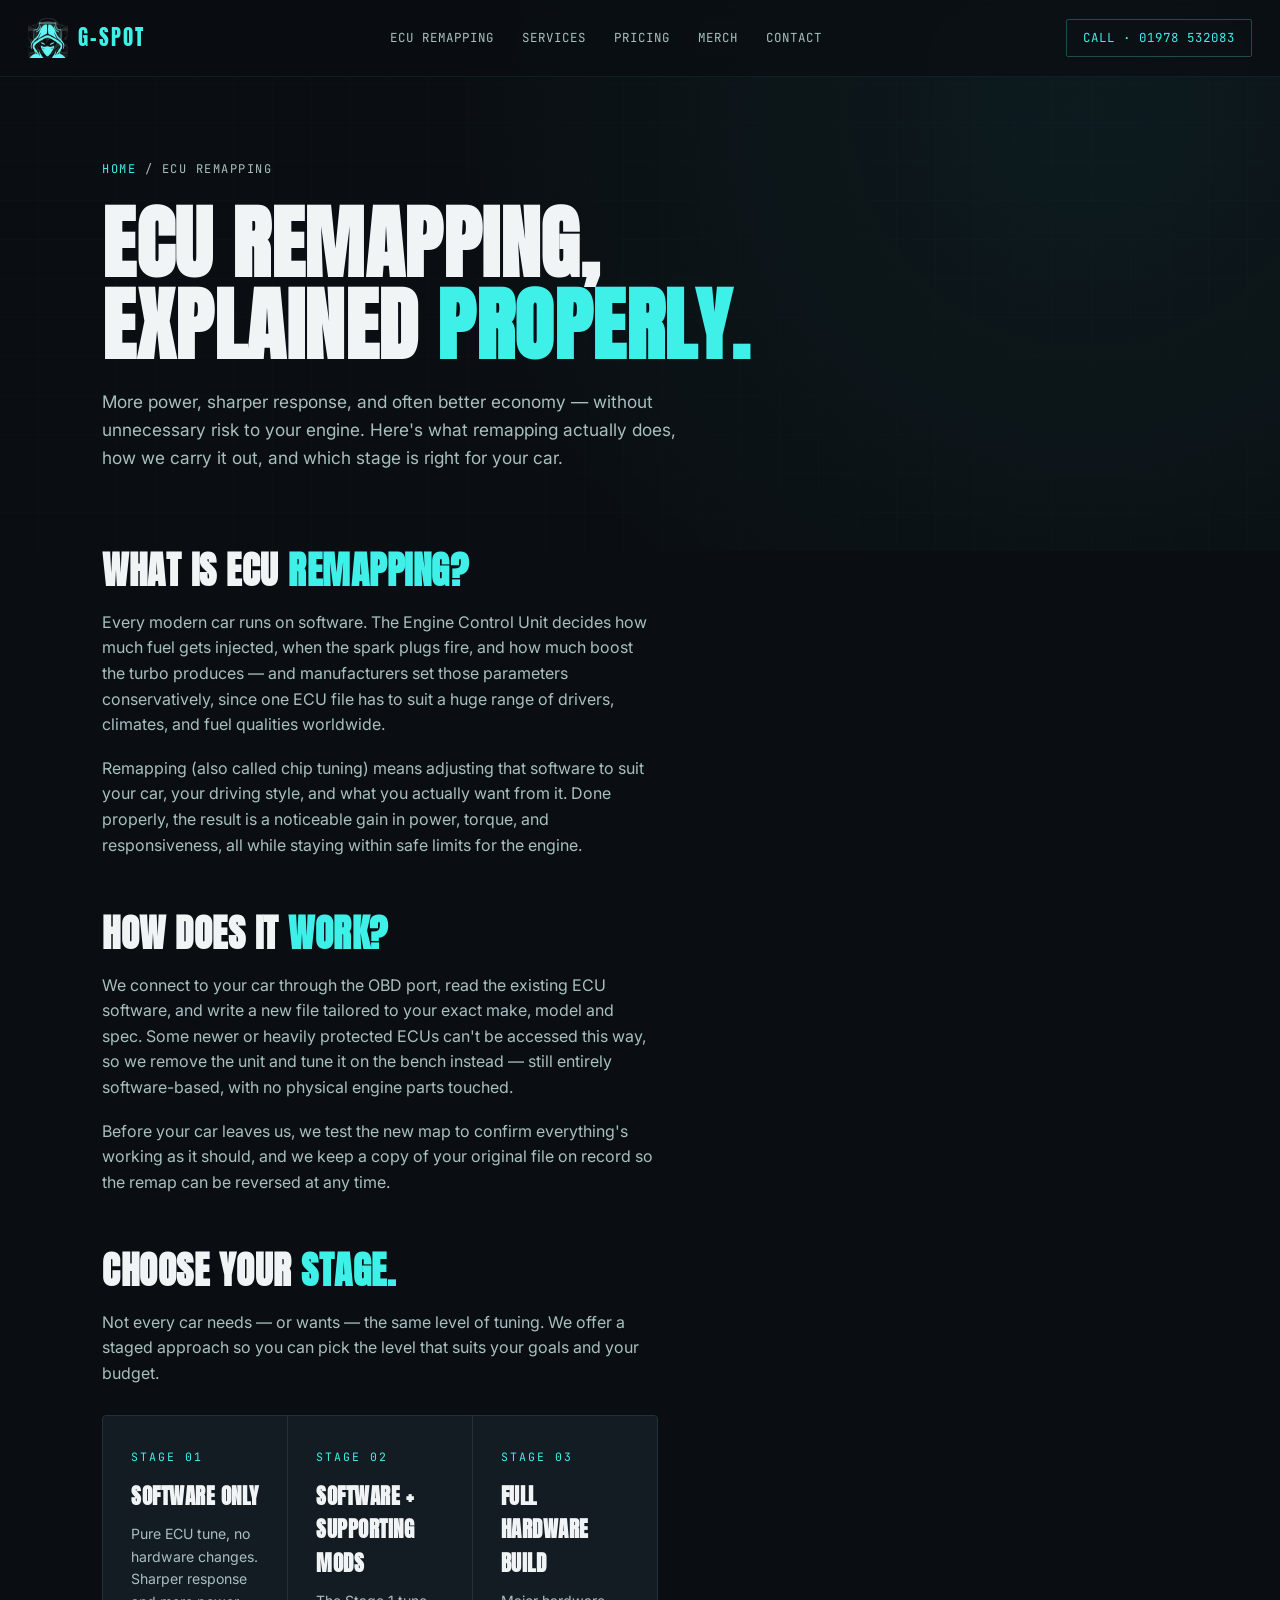
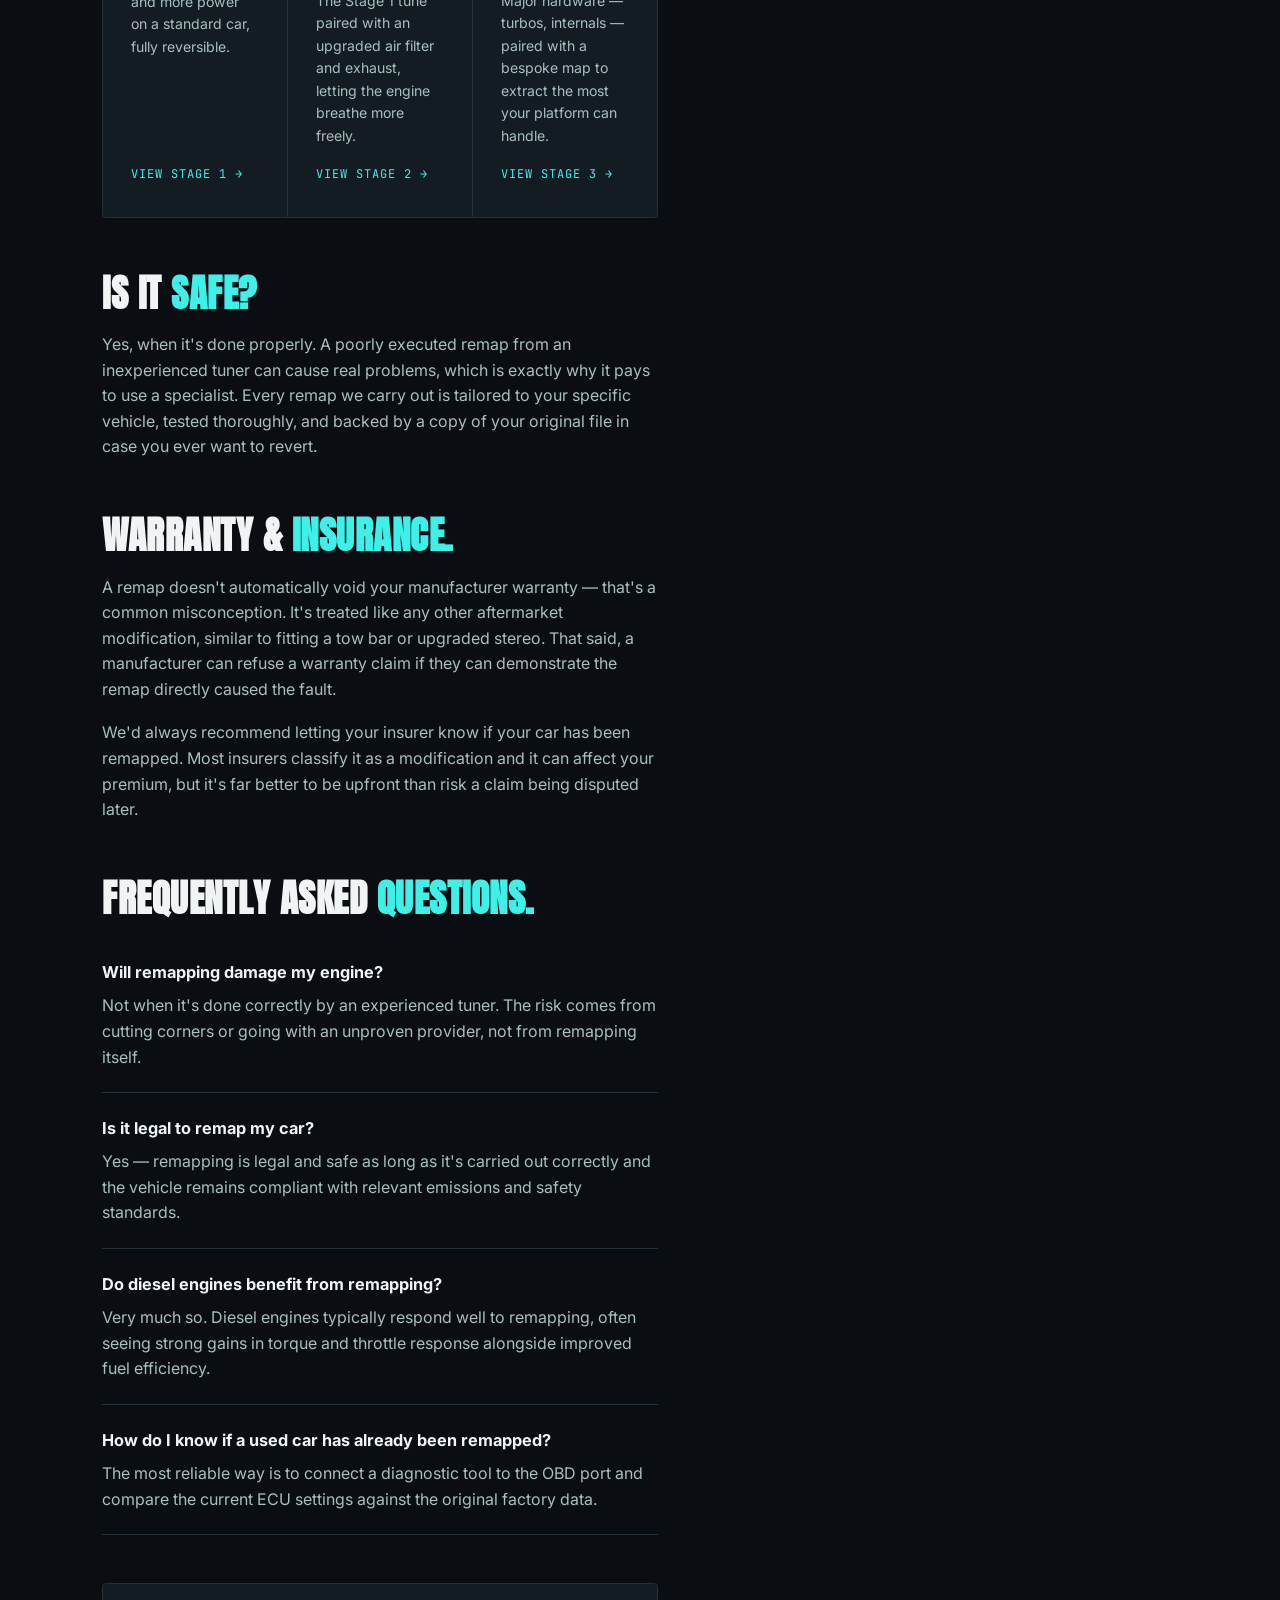
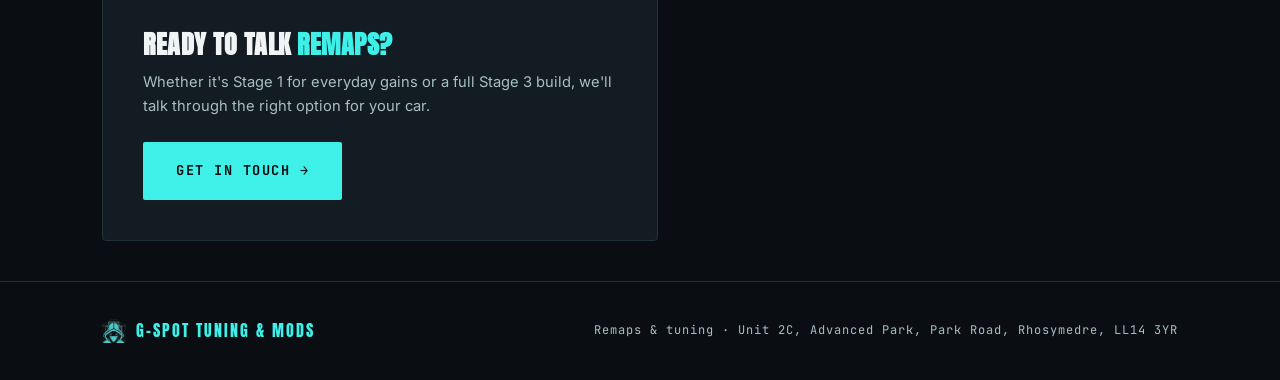
<file: remapping.html>
<!DOCTYPE html>
<html lang="en" class="">
<head>
<script>document.documentElement.classList.add('js');</script>
<meta charset="UTF-8">
<meta name="viewport" content="width=device-width, initial-scale=1.0">
<title>ECU Remapping Explained | G-Spot Tuning & Mods — Wrexham</title>
<meta name="description" content="What ECU remapping actually does, how it's carried out, and which stage is right for your car. Stage 1, 2 and 3 remaps from G-Spot Tuning & Mods, Wrexham.">

<link rel="preconnect" href="https://fonts.googleapis.com">
<link rel="preconnect" href="https://fonts.gstatic.com" crossorigin>
<link href="https://fonts.googleapis.com/css2?family=Anton&family=JetBrains+Mono:wght@400;500;700&family=Inter:wght@400;500;600;700;800&display=swap" rel="stylesheet">

<link rel="stylesheet" href="assets/site.css">

<style>
  /* ===== Page-specific: content article layout ===== */
  .page-hero{
    position:relative;
    padding:160px 8vw 80px;
    overflow:hidden;
  }
  .page-hero::after{
    content:'';
    position:absolute; inset:0;
    background:
      radial-gradient(circle at 85% 20%, rgba(63,240,232,.06), transparent 55%),
      repeating-linear-gradient(0deg, transparent, transparent 38px, rgba(63,240,232,.02) 39px),
      repeating-linear-gradient(90deg, transparent, transparent 38px, rgba(63,240,232,.02) 39px);
    pointer-events:none;
  }
  .page-hero-content{ position:relative; z-index:2; max-width:760px; }
  .page-hero h1{
    font-family:var(--display);
    font-size:clamp(2.6rem, 6.5vw, 5rem);
    line-height:1.02;
    letter-spacing:.5px;
    text-transform:uppercase;
    margin-bottom:22px;
  }
  .page-hero h1 .accent{ color:var(--cyan); }
  .page-hero p.lede{
    font-size:1.08rem;
    color:var(--ink-dim);
    max-width:600px;
  }
  .breadcrumb{
    font-family:var(--mono);
    font-size:.75rem;
    letter-spacing:1.5px;
    color:var(--ink-dim);
    text-transform:uppercase;
    margin-bottom:24px;
  }
  .breadcrumb a{ color:var(--cyan); text-decoration:none; }
  .breadcrumb a:hover{ text-decoration:underline; }

  .article{
    max-width:760px;
    padding:0 8vw 40px;
  }
  .article h2{
    font-family:var(--display);
    font-size:clamp(1.6rem, 3.2vw, 2.3rem);
    text-transform:uppercase;
    letter-spacing:.5px;
    margin:56px 0 18px;
    line-height:1.1;
  }
  .article h2:first-child{ margin-top:0; }
  .article h2 .accent{ color:var(--cyan); }
  .article p{
    color:var(--ink-dim);
    font-size:1rem;
    margin-bottom:18px;
    max-width:680px;
  }
  .article strong{ color:var(--ink); font-weight:600; }

  /* Stage cards */
  .stage-cards{
    display:grid;
    grid-template-columns:repeat(3, 1fr);
    gap:1px;
    background:var(--panel-edge);
    border:1px solid var(--panel-edge);
    border-radius:4px;
    overflow:hidden;
    margin:28px 0 12px;
  }
  .stage-card{
    background:var(--panel);
    padding:32px 28px;
    display:flex;
    flex-direction:column;
    text-decoration:none;
    transition:background .25s ease, transform .25s ease;
  }
  .stage-card:hover{ background:#121a20; transform:translateY(-3px); }
  .stage-card .stage-num{
    font-family:var(--mono);
    font-size:.72rem;
    letter-spacing:2px;
    color:var(--cyan);
    margin-bottom:14px;
  }
  .stage-card h3{
    font-family:var(--display);
    font-size:1.3rem;
    text-transform:uppercase;
    color:var(--ink);
    margin-bottom:10px;
    letter-spacing:.5px;
  }
  .stage-card p{
    color:var(--ink-dim);
    font-size:.88rem;
    margin-bottom:18px;
    flex-grow:1;
  }
  .stage-card .stage-link{
    font-family:var(--mono);
    font-size:.75rem;
    letter-spacing:1px;
    color:var(--cyan);
    text-transform:uppercase;
  }
  @media (max-width:880px){
    .stage-cards{ grid-template-columns:1fr; }
  }

  /* FAQ */
  .faq-item{
    border-bottom:1px solid var(--panel-edge);
    padding:22px 0;
  }
  .faq-item:first-child{ border-top:1px solid var(--panel-edge); }
  .faq-item h4{
    font-family:var(--body);
    font-size:1.02rem;
    font-weight:700;
    color:var(--ink);
    margin-bottom:8px;
  }
  .faq-item p{ margin-bottom:0; }

  .cta-band{
    background:var(--panel);
    border:1px solid var(--panel-edge);
    border-radius:4px;
    padding:40px;
    margin:48px 0 0;
    display:flex;
    justify-content:space-between;
    align-items:center;
    flex-wrap:wrap;
    gap:24px;
  }
  .cta-band h3{
    font-family:var(--display);
    font-size:1.6rem;
    text-transform:uppercase;
    letter-spacing:.5px;
  }
  .cta-band h3 .accent{ color:var(--cyan); }
  .cta-band p{ color:var(--ink-dim); margin:6px 0 0; font-size:.92rem; }
</style>
</head>
<body>

<!-- Signature boost gauge -->
<div class="gauge-wrap" id="gauge">
  <svg viewBox="0 0 100 100">
    <circle class="gauge-track" cx="50" cy="50" r="42" stroke-dasharray="198 264" stroke-dashoffset="0" transform="rotate(135 50 50)"/>
    <circle class="gauge-fill" id="gaugeFill" cx="50" cy="50" r="42" stroke-dasharray="198 264" stroke-dashoffset="198" transform="rotate(135 50 50)"/>
    <text x="50" y="48" class="gauge-needle-label" id="gaugeLabel">0%</text>
    <text x="50" y="62" class="gauge-sub">SCROLL</text>
  </svg>
</div>

<!-- Top bar -->
<div class="topbar">
  <a href="index.html" class="mark"><img src="assets/logo-icon.png" alt=""><span class="word">G<span>-</span>SPOT</span></a>
  <nav class="topnav">
    <a href="remapping.html">ECU Remapping</a>
    <a href="services.html">Services</a>
    <a href="index.html#pricing">Pricing</a>
    <a href="merch.html">Merch</a>
    <a href="index.html#contact">Contact</a>
  </nav>
  <a href="tel:01978532083" class="call">CALL · 01978 532083</a>
  <button class="burger" id="burger" aria-label="Menu" aria-expanded="false">
    <span></span><span></span><span></span>
  </button>
</div>
<nav class="mobile-menu" id="mobile-menu">
  <a href="remapping.html">ECU Remapping</a>
  <a href="services.html">Services</a>
  <a href="index.html#pricing">Pricing</a>
  <a href="merch.html">Merch</a>
  <a href="index.html#contact">Contact</a>
  <a href="tel:01978532083" style="color:var(--cyan)">CALL · 01978 532083</a>
</nav>

<header class="page-hero">
  <div class="page-hero-content">
    <div class="breadcrumb"><a href="index.html">Home</a> / ECU Remapping</div>
    <h1>ECU remapping,<br>explained <span class="accent">properly.</span></h1>
    <p class="lede">More power, sharper response, and often better economy — without unnecessary risk to your engine. Here's what remapping actually does, how we carry it out, and which stage is right for your car.</p>
  </div>
</header>

<article class="article reveal">

  <h2>What is ECU <span class="accent">remapping?</span></h2>
  <p>Every modern car runs on software. The Engine Control Unit decides how much fuel gets injected, when the spark plugs fire, and how much boost the turbo produces — and manufacturers set those parameters conservatively, since one ECU file has to suit a huge range of drivers, climates, and fuel qualities worldwide.</p>
  <p>Remapping (also called chip tuning) means adjusting that software to suit your car, your driving style, and what you actually want from it. Done properly, the result is a noticeable gain in power, torque, and responsiveness, all while staying within safe limits for the engine.</p>

  <h2>How does it <span class="accent">work?</span></h2>
  <p>We connect to your car through the OBD port, read the existing ECU software, and write a new file tailored to your exact make, model and spec. Some newer or heavily protected ECUs can't be accessed this way, so we remove the unit and tune it on the bench instead — still entirely software-based, with no physical engine parts touched.</p>
  <p>Before your car leaves us, we test the new map to confirm everything's working as it should, and we keep a copy of your original file on record so the remap can be reversed at any time.</p>

  <h2>Choose your <span class="accent">stage.</span></h2>
  <p>Not every car needs — or wants — the same level of tuning. We offer a staged approach so you can pick the level that suits your goals and your budget.</p>

  <div class="stage-cards">
    <a href="stage-1-remap.html" class="stage-card">
      <div class="stage-num">STAGE 01</div>
      <h3>Software Only</h3>
      <p>Pure ECU tune, no hardware changes. Sharper response and more power on a standard car, fully reversible.</p>
      <div class="stage-link">View Stage 1 →</div>
    </a>
    <a href="stage-2-remap.html" class="stage-card">
      <div class="stage-num">STAGE 02</div>
      <h3>Software + Supporting Mods</h3>
      <p>The Stage 1 tune paired with an upgraded air filter and exhaust, letting the engine breathe more freely.</p>
      <div class="stage-link">View Stage 2 →</div>
    </a>
    <a href="stage-3-remap.html" class="stage-card">
      <div class="stage-num">STAGE 03</div>
      <h3>Full Hardware Build</h3>
      <p>Major hardware — turbos, internals — paired with a bespoke map to extract the most your platform can handle.</p>
      <div class="stage-link">View Stage 3 →</div>
    </a>
  </div>

  <h2>Is it <span class="accent">safe?</span></h2>
  <p>Yes, when it's done properly. A poorly executed remap from an inexperienced tuner can cause real problems, which is exactly why it pays to use a specialist. Every remap we carry out is tailored to your specific vehicle, tested thoroughly, and backed by a copy of your original file in case you ever want to revert.</p>

  <h2>Warranty &amp; <span class="accent">insurance.</span></h2>
  <p>A remap doesn't automatically void your manufacturer warranty — that's a common misconception. It's treated like any other aftermarket modification, similar to fitting a tow bar or upgraded stereo. That said, a manufacturer can refuse a warranty claim if they can demonstrate the remap directly caused the fault.</p>
  <p>We'd always recommend letting your insurer know if your car has been remapped. Most insurers classify it as a modification and it can affect your premium, but it's far better to be upfront than risk a claim being disputed later.</p>

  <h2>Frequently asked <span class="accent">questions.</span></h2>
  <div class="faq-item">
    <h4>Will remapping damage my engine?</h4>
    <p>Not when it's done correctly by an experienced tuner. The risk comes from cutting corners or going with an unproven provider, not from remapping itself.</p>
  </div>
  <div class="faq-item">
    <h4>Is it legal to remap my car?</h4>
    <p>Yes — remapping is legal and safe as long as it's carried out correctly and the vehicle remains compliant with relevant emissions and safety standards.</p>
  </div>
  <div class="faq-item">
    <h4>Do diesel engines benefit from remapping?</h4>
    <p>Very much so. Diesel engines typically respond well to remapping, often seeing strong gains in torque and throttle response alongside improved fuel efficiency.</p>
  </div>
  <div class="faq-item">
    <h4>How do I know if a used car has already been remapped?</h4>
    <p>The most reliable way is to connect a diagnostic tool to the OBD port and compare the current ECU settings against the original factory data.</p>
  </div>

  <div class="cta-band">
    <div>
      <h3>Ready to talk <span class="accent">remaps?</span></h3>
      <p>Whether it's Stage 1 for everyday gains or a full Stage 3 build, we'll talk through the right option for your car.</p>
    </div>
    <a href="index.html#contact" class="btn btn-primary">Get in touch →</a>
  </div>

</article>

<footer>
  <div class="mark"><img src="assets/logo-icon.png" alt="">G-SPOT TUNING &amp; MODS</div>
  <div>Remaps &amp; tuning · Unit 2C, Advanced Park, Park Road, Rhosymedre, LL14 3YR</div>
</footer>

<script src="assets/site.js"></script>
</body>
</html>
</file>
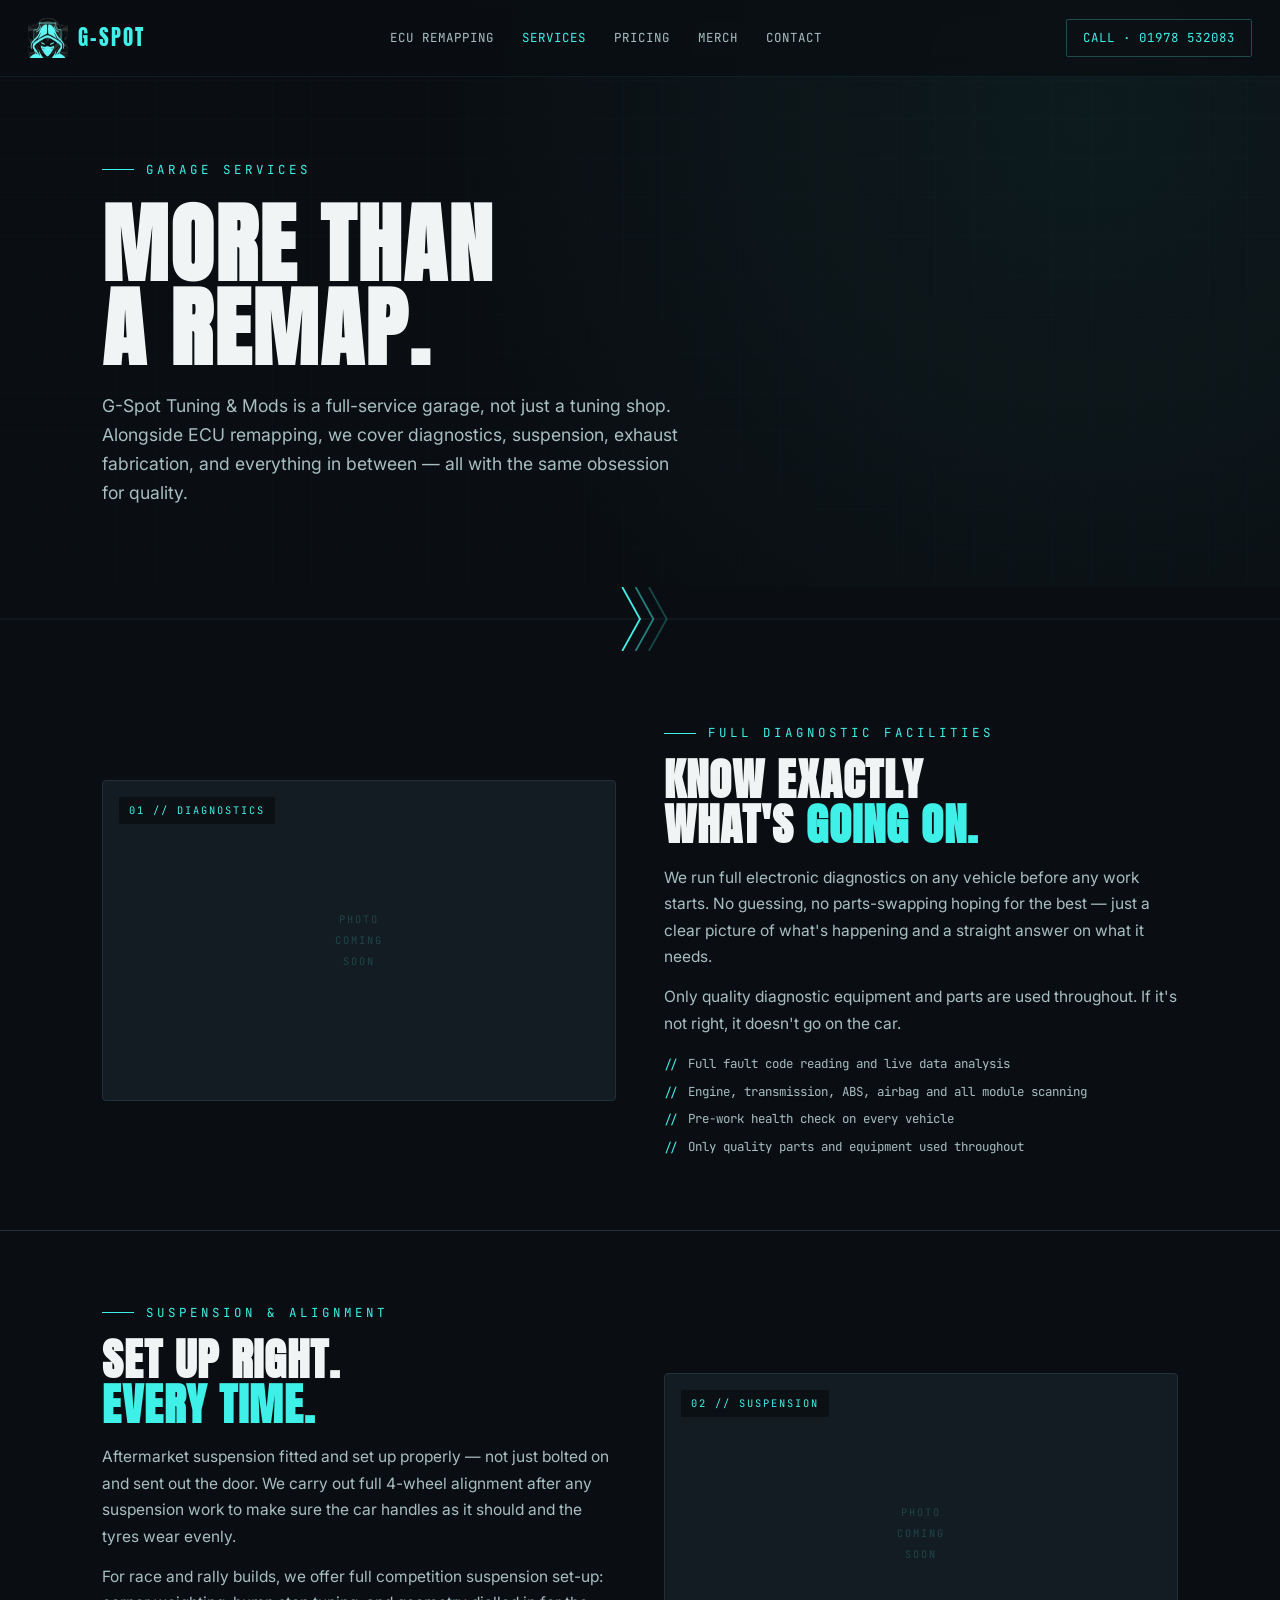
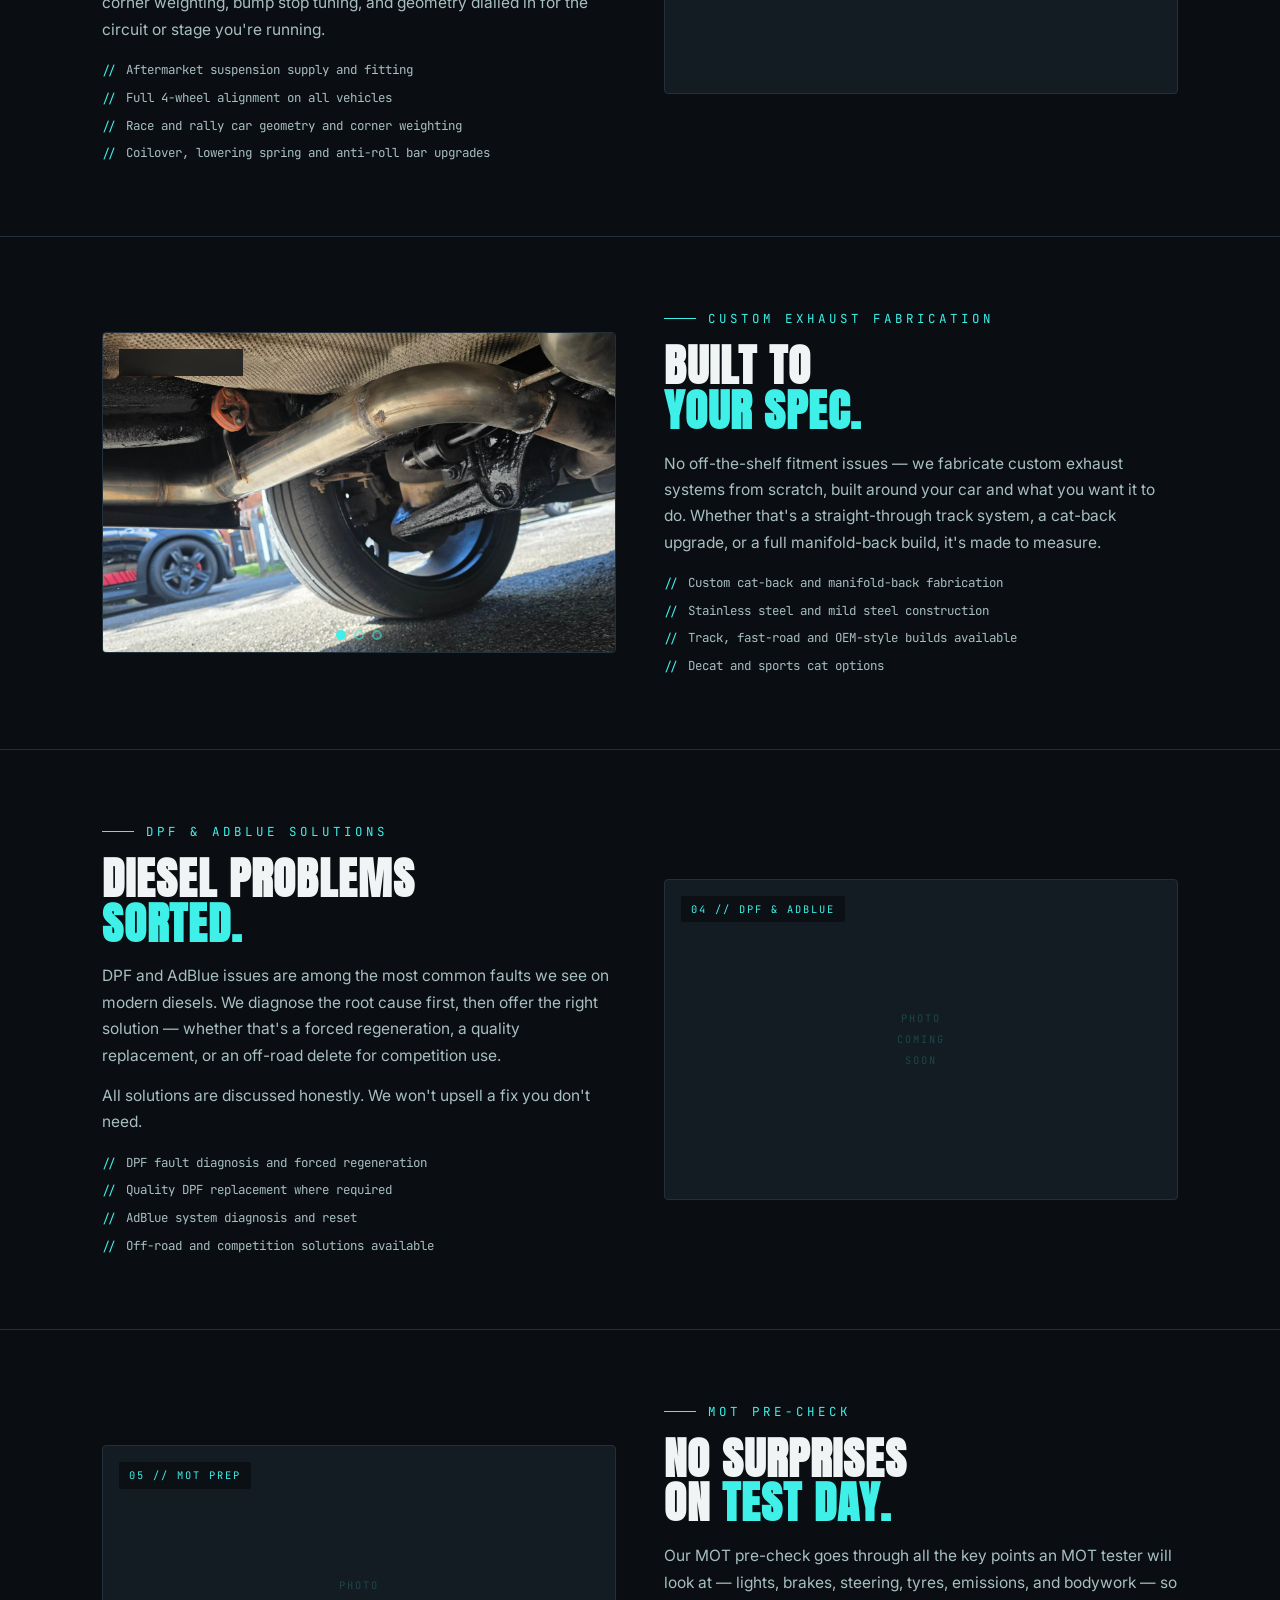
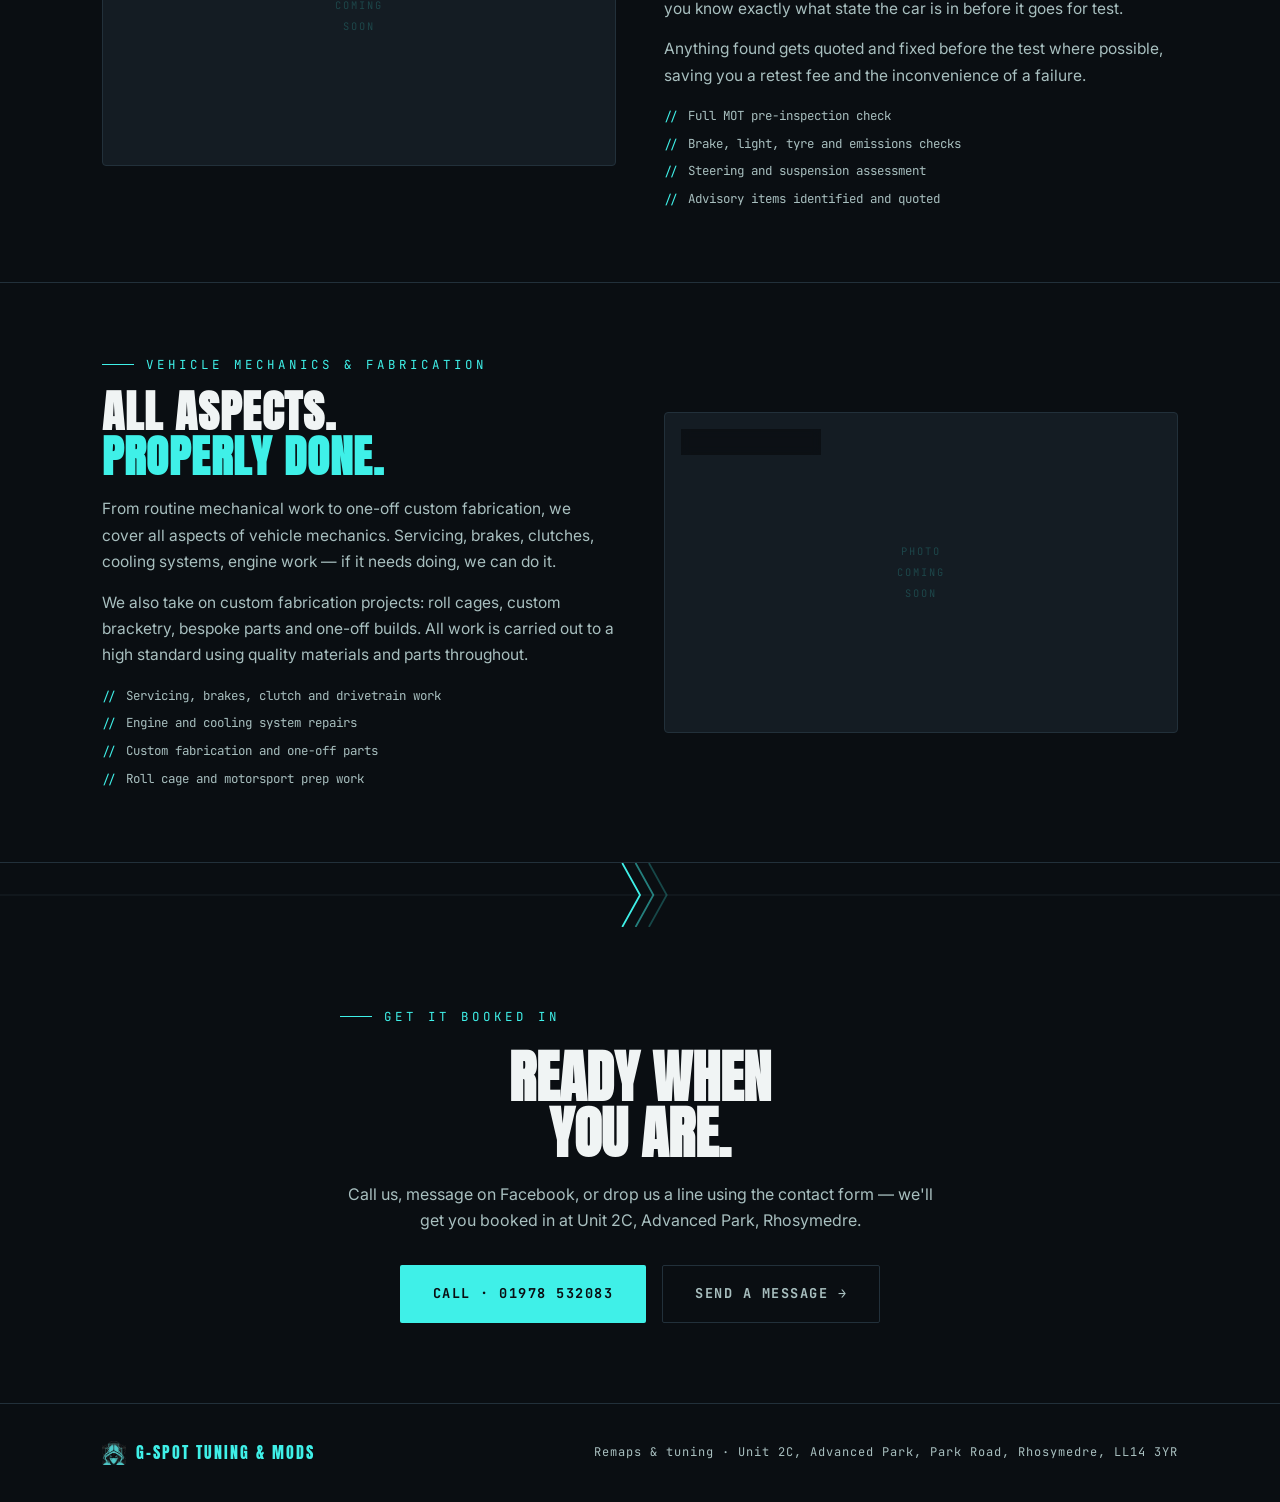
<file: services.html>
<!DOCTYPE html>
<html lang="en" class="">
<head>
<script>document.documentElement.classList.add('js');</script>
<meta charset="UTF-8">
<meta name="viewport" content="width=device-width, initial-scale=1.0">
<title>Garage Services | G-Spot Tuning & Mods — Wrexham</title>
<meta name="description" content="Full garage services alongside ECU remapping at G-Spot Tuning & Mods, Rhosymedre, Wrexham. Diagnostics, suspension, 4-wheel alignment, custom exhausts, DPF solutions, MOT prep and more.">

<link rel="preconnect" href="https://fonts.googleapis.com">
<link rel="preconnect" href="https://fonts.gstatic.com" crossorigin>
<link href="https://fonts.googleapis.com/css2?family=Anton&family=JetBrains+Mono:wght@400;500;700&family=Inter:wght@400;500;600;700;800&display=swap" rel="stylesheet">

<link rel="stylesheet" href="assets/site.css">

<style>
  .page-hero{
    position:relative;
    padding:160px 8vw 80px;
    overflow:hidden;
  }
  .page-hero::after{
    content:'';
    position:absolute; inset:0;
    background:
      radial-gradient(circle at 85% 20%, rgba(63,240,232,.06), transparent 55%),
      repeating-linear-gradient(0deg, transparent, transparent 38px, rgba(63,240,232,.02) 39px),
      repeating-linear-gradient(90deg, transparent, transparent 38px, rgba(63,240,232,.02) 39px);
    pointer-events:none;
  }
  .page-hero-inner{ position:relative; z-index:1; max-width:760px; }
  .page-hero h1{
    font-family:var(--display);
    font-size:clamp(2.8rem,7vw,5.5rem);
    text-transform:uppercase;
    line-height:.95;
    letter-spacing:2px;
    margin:16px 0 22px;
  }
  .page-hero p{ font-size:1.1rem; color:var(--ink-dim); max-width:580px; line-height:1.65; }

  /* Service detail cards */
  .service-detail{
    display:grid;
    grid-template-columns:1fr 1fr;
    gap:48px;
    align-items:center;
    padding:72px 8vw;
    border-bottom:1px solid var(--panel-edge);
  }
  .service-detail:last-of-type{ border-bottom:none; }
  .service-detail.reverse{ direction:rtl; }
  .service-detail.reverse > *{ direction:ltr; }
  .service-detail-img{
    position:relative;
    aspect-ratio:16/10;
    background:var(--panel);
    border:1px solid var(--panel-edge);
    border-radius:4px;
    overflow:hidden;
    display:flex;
    align-items:center;
    justify-content:center;
  }
  .service-detail-img img{
    width:100%; height:100%;
    object-fit:cover;
  }
  .service-detail-img .img-placeholder{
    font-family:var(--mono);
    font-size:.65rem;
    letter-spacing:2px;
    color:rgba(63,240,232,.2);
    text-align:center;
    line-height:2;
    text-transform:uppercase;
  }
  .service-detail-img .service-num{
    position:absolute;
    top:16px; left:16px;
    font-family:var(--mono);
    font-size:.65rem;
    letter-spacing:2px;
    color:var(--cyan);
    background:rgba(10,14,18,.8);
    padding:5px 10px;
    border-radius:2px;
    backdrop-filter:blur(4px);
  }
  .service-detail-text .eyebrow{ margin-bottom:14px; }
  .service-detail-text h2{
    font-family:var(--display);
    font-size:clamp(1.8rem,3.5vw,2.8rem);
    text-transform:uppercase;
    line-height:1.0;
    letter-spacing:1px;
    margin-bottom:18px;
    color:var(--ink);
  }
  .service-detail-text h2 .accent{ color:var(--cyan); }
  .service-detail-text p{
    color:var(--ink-dim);
    line-height:1.7;
    margin-bottom:14px;
    font-size:.97rem;
  }
  .service-bullets{
    list-style:none;
    padding:0; margin:18px 0 0;
    display:flex;
    flex-direction:column;
    gap:8px;
  }
  .service-bullets li{
    font-family:var(--mono);
    font-size:.78rem;
    color:var(--ink-dim);
    display:flex;
    align-items:flex-start;
    gap:10px;
    line-height:1.5;
  }
  .service-bullets li::before{
    content:'//';
    color:var(--cyan);
    flex-shrink:0;
    margin-top:1px;
  }

  @media(max-width:880px){
    .service-detail{
      grid-template-columns:1fr;
      gap:28px;
      padding:48px 8vw;
    }
    .service-detail.reverse{ direction:ltr; }
  }
  /* Exhaust photo gallery */
  .exhaust-gallery{ position:relative; padding:0; }
  .gallery-main{
    position:absolute; inset:0;
    width:100%; height:100%;
    object-fit:cover;
    opacity:0;
    transition:opacity .4s ease;
  }
  .gallery-main.active{ opacity:1; }
  .gallery-thumbs{
    position:absolute;
    bottom:12px; left:50%;
    transform:translateX(-50%);
    display:flex;
    gap:8px;
    z-index:3;
  }
  .gthumb{
    width:10px; height:10px;
    border-radius:50%;
    border:2px solid rgba(63,240,232,.5);
    background:transparent;
    cursor:pointer;
    padding:0;
    transition:background .2s, border-color .2s;
  }
  .gthumb.active{
    background:var(--cyan);
    border-color:var(--cyan);
  }
</style>
</head>
<body>

<div class="gauge-wrap" id="gauge">
  <svg viewBox="0 0 100 100">
    <circle class="gauge-track" cx="50" cy="50" r="42" stroke-dasharray="198 264" stroke-dashoffset="0" transform="rotate(135 50 50)"/>
    <circle class="gauge-fill" id="gaugeFill" cx="50" cy="50" r="42" stroke-dasharray="198 264" stroke-dashoffset="198" transform="rotate(135 50 50)"/>
    <text x="50" y="48" class="gauge-needle-label" id="gaugeLabel">0%</text>
    <text x="50" y="62" class="gauge-sub">SCROLL</text>
  </svg>
</div>

<div class="topbar">
  <a href="index.html" class="mark"><img src="assets/logo-icon.png" alt=""><span class="word">G<span>-</span>SPOT</span></a>
  <nav class="topnav">
    <a href="remapping.html">ECU Remapping</a>
    <a href="services.html" style="color:var(--cyan)">Services</a>
    <a href="index.html#pricing">Pricing</a>
    <a href="merch.html">Merch</a>
    <a href="index.html#contact">Contact</a>
  </nav>
  <a href="tel:01978532083" class="call">CALL · 01978 532083</a>
  <button class="burger" id="burger" aria-label="Menu" aria-expanded="false">
    <span></span><span></span><span></span>
  </button>
</div>
<nav class="mobile-menu" id="mobile-menu">
  <a href="remapping.html">ECU Remapping</a>
  <a href="services.html">Services</a>
  <a href="index.html#pricing">Pricing</a>
  <a href="merch.html">Merch</a>
  <a href="index.html#contact">Contact</a>
  <a href="tel:01978532083" style="color:var(--cyan)">CALL · 01978 532083</a>
</nav>

<!-- Hero -->
<header class="page-hero">
  <div class="page-hero-inner">
    <div class="eyebrow">Garage Services</div>
    <h1>More than<br><span class="accent">a remap.</span></h1>
    <p>G-Spot Tuning &amp; Mods is a full-service garage, not just a tuning shop. Alongside ECU remapping, we cover diagnostics, suspension, exhaust fabrication, and everything in between — all with the same obsession for quality.</p>
  </div>
</header>

<div class="divider">
  <svg viewBox="0 0 1440 64" preserveAspectRatio="none">
    <line x1="0" y1="32" x2="1440" y2="32" stroke="#1a2228" stroke-width="1"/>
    <polyline points="700,0 720,32 700,64" fill="none" stroke="#3ff0e8" stroke-width="2"/>
    <polyline points="715,0 735,32 715,64" fill="none" stroke="#3ff0e8" stroke-width="2" opacity="0.5"/>
    <polyline points="730,0 750,32 730,64" fill="none" stroke="#3ff0e8" stroke-width="2" opacity="0.25"/>
  </svg>
</div>

<!-- 1. Diagnostics -->
<div class="service-detail reveal">
  <div class="service-detail-img">
    <div class="img-placeholder">Photo<br>Coming<br>Soon</div>
    <span class="service-num">01 // DIAGNOSTICS</span>
  </div>
  <div class="service-detail-text">
    <div class="eyebrow">Full Diagnostic Facilities</div>
    <h2>Know exactly<br>what's <span class="accent">going on.</span></h2>
    <p>We run full electronic diagnostics on any vehicle before any work starts. No guessing, no parts-swapping hoping for the best — just a clear picture of what's happening and a straight answer on what it needs.</p>
    <p>Only quality diagnostic equipment and parts are used throughout. If it's not right, it doesn't go on the car.</p>
    <ul class="service-bullets">
      <li>Full fault code reading and live data analysis</li>
      <li>Engine, transmission, ABS, airbag and all module scanning</li>
      <li>Pre-work health check on every vehicle</li>
      <li>Only quality parts and equipment used throughout</li>
    </ul>
  </div>
</div>

<!-- 2. Suspension & Alignment -->
<div class="service-detail reverse reveal">
  <div class="service-detail-img">
    <div class="img-placeholder">Photo<br>Coming<br>Soon</div>
    <span class="service-num">02 // SUSPENSION</span>
  </div>
  <div class="service-detail-text">
    <div class="eyebrow">Suspension & Alignment</div>
    <h2>Set up right.<br><span class="accent">Every time.</span></h2>
    <p>Aftermarket suspension fitted and set up properly — not just bolted on and sent out the door. We carry out full 4-wheel alignment after any suspension work to make sure the car handles as it should and the tyres wear evenly.</p>
    <p>For race and rally builds, we offer full competition suspension set-up: corner weighting, bump stop tuning, and geometry dialled in for the circuit or stage you're running.</p>
    <ul class="service-bullets">
      <li>Aftermarket suspension supply and fitting</li>
      <li>Full 4-wheel alignment on all vehicles</li>
      <li>Race and rally car geometry and corner weighting</li>
      <li>Coilover, lowering spring and anti-roll bar upgrades</li>
    </ul>
  </div>
</div>

<!-- 3. Custom Exhausts -->
<div class="service-detail reveal" id="exhaust">
  <div class="service-detail-img exhaust-gallery">
    <img src="assets/exhaust-1.jpg" alt="Custom exhaust fabrication" class="gallery-main active" id="exImg0">
    <img src="assets/exhaust-2.jpg" alt="Custom exhaust underside view" class="gallery-main" id="exImg1">
    <img src="assets/exhaust-3.jpg" alt="Custom exhaust pipework" class="gallery-main" id="exImg2">
    <div class="gallery-thumbs">
      <button class="gthumb active" onclick="switchExhaust(0)" aria-label="Photo 1"></button>
      <button class="gthumb" onclick="switchExhaust(1)" aria-label="Photo 2"></button>
      <button class="gthumb" onclick="switchExhaust(2)" aria-label="Photo 3"></button>
    </div>
    <span class="service-num">03 // EXHAUST</span>
  </div>
  <div class="service-detail-text">
    <div class="eyebrow">Custom Exhaust Fabrication</div>
    <h2>Built to<br><span class="accent">your spec.</span></h2>
    <p>No off-the-shelf fitment issues — we fabricate custom exhaust systems from scratch, built around your car and what you want it to do. Whether that's a straight-through track system, a cat-back upgrade, or a full manifold-back build, it's made to measure.</p>
    <ul class="service-bullets">
      <li>Custom cat-back and manifold-back fabrication</li>
      <li>Stainless steel and mild steel construction</li>
      <li>Track, fast-road and OEM-style builds available</li>
      <li>Decat and sports cat options</li>
    </ul>
  </div>
</div>

<!-- 4. DPF & AdBlue -->
<div class="service-detail reverse reveal">
  <div class="service-detail-img">
    <div class="img-placeholder">Photo<br>Coming<br>Soon</div>
    <span class="service-num">04 // DPF & ADBLUE</span>
  </div>
  <div class="service-detail-text">
    <div class="eyebrow">DPF & AdBlue Solutions</div>
    <h2>Diesel problems<br><span class="accent">sorted.</span></h2>
    <p>DPF and AdBlue issues are among the most common faults we see on modern diesels. We diagnose the root cause first, then offer the right solution — whether that's a forced regeneration, a quality replacement, or an off-road delete for competition use.</p>
    <p>All solutions are discussed honestly. We won't upsell a fix you don't need.</p>
    <ul class="service-bullets">
      <li>DPF fault diagnosis and forced regeneration</li>
      <li>Quality DPF replacement where required</li>
      <li>AdBlue system diagnosis and reset</li>
      <li>Off-road and competition solutions available</li>
    </ul>
  </div>
</div>

<!-- 5. MOT Prep -->
<div class="service-detail reveal">
  <div class="service-detail-img">
    <div class="img-placeholder">Photo<br>Coming<br>Soon</div>
    <span class="service-num">05 // MOT PREP</span>
  </div>
  <div class="service-detail-text">
    <div class="eyebrow">MOT Pre-Check</div>
    <h2>No surprises<br>on <span class="accent">test day.</span></h2>
    <p>Our MOT pre-check goes through all the key points an MOT tester will look at — lights, brakes, steering, tyres, emissions, and bodywork — so you know exactly what state the car is in before it goes for test.</p>
    <p>Anything found gets quoted and fixed before the test where possible, saving you a retest fee and the inconvenience of a failure.</p>
    <ul class="service-bullets">
      <li>Full MOT pre-inspection check</li>
      <li>Brake, light, tyre and emissions checks</li>
      <li>Steering and suspension assessment</li>
      <li>Advisory items identified and quoted</li>
    </ul>
  </div>
</div>

<!-- 6. General Mechanics & Fabrication -->
<div class="service-detail reverse reveal">
  <div class="service-detail-img">
    <div class="img-placeholder">Photo<br>Coming<br>Soon</div>
    <span class="service-num">06 // MECHANICS</span>
  </div>
  <div class="service-detail-text">
    <div class="eyebrow">Vehicle Mechanics & Fabrication</div>
    <h2>All aspects.<br><span class="accent">Properly done.</span></h2>
    <p>From routine mechanical work to one-off custom fabrication, we cover all aspects of vehicle mechanics. Servicing, brakes, clutches, cooling systems, engine work — if it needs doing, we can do it.</p>
    <p>We also take on custom fabrication projects: roll cages, custom bracketry, bespoke parts and one-off builds. All work is carried out to a high standard using quality materials and parts throughout.</p>
    <ul class="service-bullets">
      <li>Servicing, brakes, clutch and drivetrain work</li>
      <li>Engine and cooling system repairs</li>
      <li>Custom fabrication and one-off parts</li>
      <li>Roll cage and motorsport prep work</li>
    </ul>
  </div>
</div>

<div class="divider">
  <svg viewBox="0 0 1440 64" preserveAspectRatio="none">
    <line x1="0" y1="32" x2="1440" y2="32" stroke="#1a2228" stroke-width="1"/>
    <polyline points="700,0 720,32 700,64" fill="none" stroke="#3ff0e8" stroke-width="2"/>
    <polyline points="715,0 735,32 715,64" fill="none" stroke="#3ff0e8" stroke-width="2" opacity="0.5"/>
    <polyline points="730,0 750,32 730,64" fill="none" stroke="#3ff0e8" stroke-width="2" opacity="0.25"/>
  </svg>
</div>

<!-- CTA -->
<section style="padding:80px 8vw; text-align:center;">
  <div style="max-width:600px; margin:0 auto;">
    <div class="eyebrow">Get it booked in</div>
    <h2 style="font-family:var(--display);font-size:clamp(2rem,5vw,3.5rem);text-transform:uppercase;line-height:1.0;margin:16px 0 20px;">
      Ready when<br><span class="accent">you are.</span>
    </h2>
    <p style="color:var(--ink-dim);margin-bottom:32px;font-size:1rem;line-height:1.65;">Call us, message on Facebook, or drop us a line using the contact form — we'll get you booked in at Unit 2C, Advanced Park, Rhosymedre.</p>
    <div style="display:flex;gap:16px;justify-content:center;flex-wrap:wrap;">
      <a href="tel:01978532083" class="btn btn-primary">Call · 01978 532083</a>
      <a href="index.html#contact" class="btn" style="border:1px solid var(--panel-edge);color:var(--ink-dim);">Send a message →</a>
    </div>
  </div>
</section>

<footer>
  <div class="mark"><img src="assets/logo-icon.png" alt="">G-SPOT TUNING &amp; MODS</div>
  <div>Remaps &amp; tuning · Unit 2C, Advanced Park, Park Road, Rhosymedre, LL14 3YR</div>
</footer>

<script src="assets/site.js"></script>
<script>
  function switchExhaust(idx){
    document.querySelectorAll('.gallery-main').forEach((img, i) => {
      img.classList.toggle('active', i === idx);
    });
    document.querySelectorAll('.gthumb').forEach((btn, i) => {
      btn.classList.toggle('active', i === idx);
    });
  }
  // Auto-rotate every 3.5s
  let exIdx = 0;
  setInterval(() => {
    exIdx = (exIdx + 1) % 3;
    switchExhaust(exIdx);
  }, 3500);
</script>
</body>
</html>
</file>
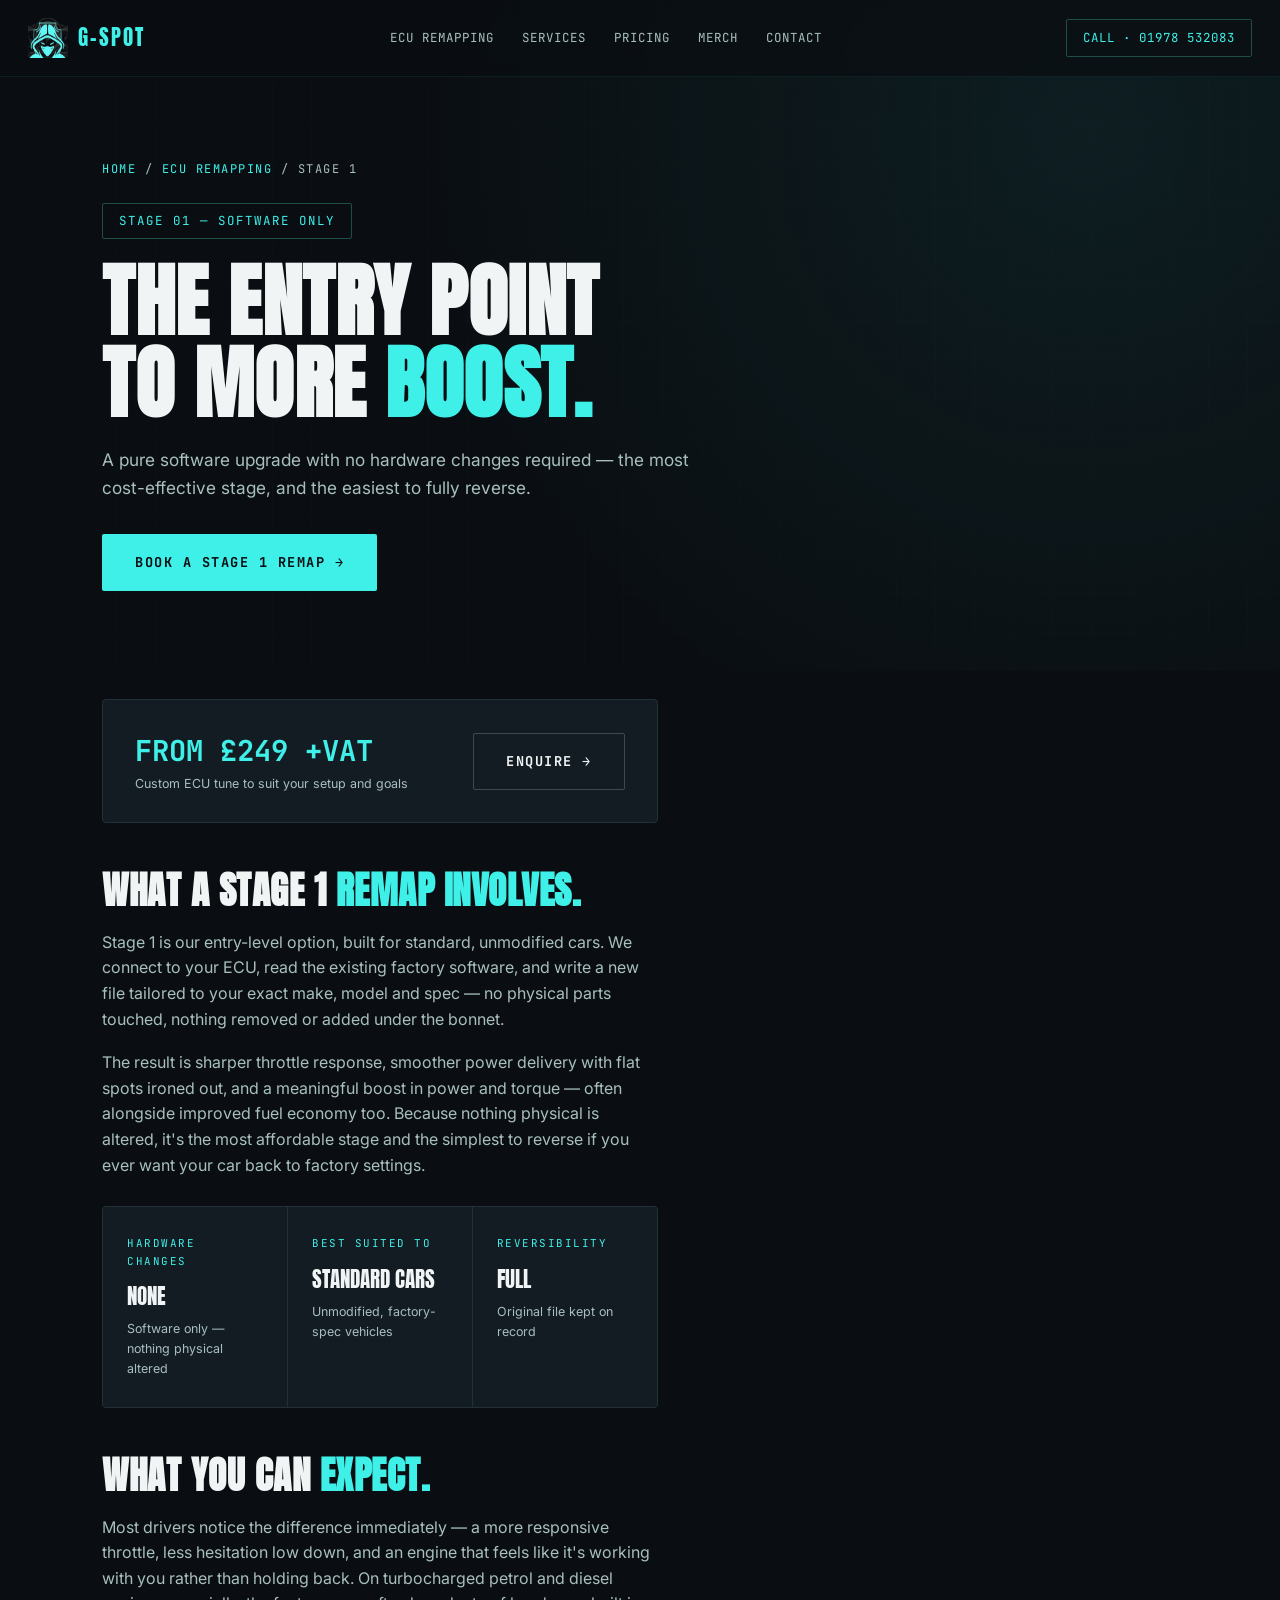
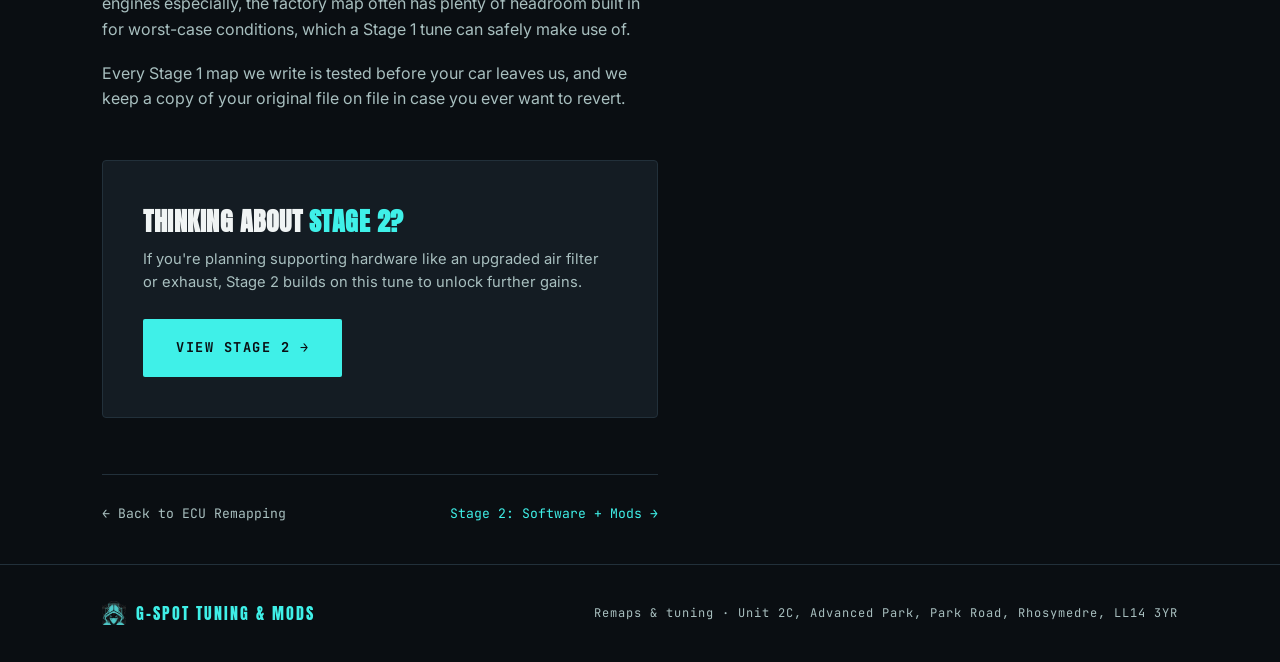
<file: stage-1-remap.html>
<!DOCTYPE html>
<html lang="en" class="">
<head>
<script>document.documentElement.classList.add('js');</script>
<meta charset="UTF-8">
<meta name="viewport" content="width=device-width, initial-scale=1.0">
<title>Stage 1 Remap | G-Spot Tuning & Mods — Wrexham</title>
<meta name="description" content="Stage 1 ECU remap from G-Spot Tuning & Mods. Software-only tune for standard cars — more power, sharper response, no hardware changes. From £249 +VAT.">

<link rel="preconnect" href="https://fonts.googleapis.com">
<link rel="preconnect" href="https://fonts.gstatic.com" crossorigin>
<link href="https://fonts.googleapis.com/css2?family=Anton&family=JetBrains+Mono:wght@400;500;700&family=Inter:wght@400;500;600;700;800&display=swap" rel="stylesheet">

<link rel="stylesheet" href="assets/site.css">

<style>
  .page-hero{
    position:relative;
    padding:160px 8vw 80px;
    overflow:hidden;
  }
  .page-hero::after{
    content:'';
    position:absolute; inset:0;
    background:
      radial-gradient(circle at 85% 20%, rgba(63,240,232,.07), transparent 55%),
      repeating-linear-gradient(0deg, transparent, transparent 38px, rgba(63,240,232,.02) 39px),
      repeating-linear-gradient(90deg, transparent, transparent 38px, rgba(63,240,232,.02) 39px);
    pointer-events:none;
  }
  .page-hero-content{ position:relative; z-index:2; max-width:760px; }
  .stage-tag{
    display:inline-flex;
    align-items:center;
    gap:10px;
    font-family:var(--mono);
    font-size:.78rem;
    letter-spacing:2px;
    color:var(--cyan);
    text-transform:uppercase;
    border:1px solid var(--cyan-dim);
    padding:7px 16px;
    border-radius:2px;
    margin-bottom:22px;
  }
  .page-hero h1{
    font-family:var(--display);
    font-size:clamp(2.6rem, 6.5vw, 5rem);
    line-height:1.02;
    letter-spacing:.5px;
    text-transform:uppercase;
    margin-bottom:22px;
  }
  .page-hero h1 .accent{ color:var(--cyan); }
  .page-hero p.lede{
    font-size:1.08rem;
    color:var(--ink-dim);
    max-width:600px;
    margin-bottom:32px;
  }
  .breadcrumb{
    font-family:var(--mono);
    font-size:.75rem;
    letter-spacing:1.5px;
    color:var(--ink-dim);
    text-transform:uppercase;
    margin-bottom:24px;
  }
  .breadcrumb a{ color:var(--cyan); text-decoration:none; }
  .breadcrumb a:hover{ text-decoration:underline; }

  .article{ max-width:760px; padding:0 8vw 40px; }
  .article h2{
    font-family:var(--display);
    font-size:clamp(1.6rem, 3.2vw, 2.3rem);
    text-transform:uppercase;
    letter-spacing:.5px;
    margin:48px 0 18px;
    line-height:1.1;
  }
  .article h2:first-child{ margin-top:0; }
  .article h2 .accent{ color:var(--cyan); }
  .article p{ color:var(--ink-dim); font-size:1rem; margin-bottom:18px; max-width:680px; }
  .article strong{ color:var(--ink); font-weight:600; }

  .spec-grid{
    display:grid;
    grid-template-columns:repeat(3, 1fr);
    gap:1px;
    background:var(--panel-edge);
    border:1px solid var(--panel-edge);
    border-radius:4px;
    overflow:hidden;
    margin:28px 0 12px;
  }
  .spec-item{ background:var(--panel); padding:28px 24px; }
  .spec-item .k{
    font-family:var(--mono);
    font-size:.68rem;
    letter-spacing:1.5px;
    color:var(--cyan);
    text-transform:uppercase;
    margin-bottom:10px;
  }
  .spec-item .v{ font-family:var(--display); font-size:1.3rem; text-transform:uppercase; }
  .spec-item .v small{ display:block; font-family:var(--body); font-size:.78rem; color:var(--ink-dim); font-weight:400; margin-top:6px; text-transform:none; letter-spacing:0; }

  .stage-pricebar{
    display:flex;
    justify-content:space-between;
    align-items:center;
    background:var(--panel);
    border:1px solid var(--panel-edge);
    border-radius:4px;
    padding:28px 32px;
    margin:28px 0;
    flex-wrap:wrap;
    gap:18px;
  }
  .stage-pricebar .price{ font-family:var(--mono); font-size:1.8rem; font-weight:700; color:var(--cyan); }
  .stage-pricebar .price small{ display:block; font-family:var(--body); font-size:.78rem; color:var(--ink-dim); font-weight:400; }

  .stage-pager{
    display:flex;
    justify-content:space-between;
    margin-top:56px;
    padding-top:28px;
    border-top:1px solid var(--panel-edge);
    font-family:var(--mono);
    font-size:.82rem;
  }
  .stage-pager a{ color:var(--ink-dim); text-decoration:none; transition:color .2s; }
  .stage-pager a:hover{ color:var(--cyan); }
  .stage-pager .next{ color:var(--cyan); text-align:right; }

  .cta-band{
    background:var(--panel);
    border:1px solid var(--panel-edge);
    border-radius:4px;
    padding:40px;
    margin:48px 0 0;
    display:flex;
    justify-content:space-between;
    align-items:center;
    flex-wrap:wrap;
    gap:24px;
  }
  .cta-band h3{ font-family:var(--display); font-size:1.6rem; text-transform:uppercase; letter-spacing:.5px; }
  .cta-band h3 .accent{ color:var(--cyan); }
  .cta-band p{ color:var(--ink-dim); margin:6px 0 0; font-size:.92rem; }

  @media (max-width:880px){
    .spec-grid{ grid-template-columns:1fr; }
  }
</style>
</head>
<body>

<div class="gauge-wrap" id="gauge">
  <svg viewBox="0 0 100 100">
    <circle class="gauge-track" cx="50" cy="50" r="42" stroke-dasharray="198 264" stroke-dashoffset="0" transform="rotate(135 50 50)"/>
    <circle class="gauge-fill" id="gaugeFill" cx="50" cy="50" r="42" stroke-dasharray="198 264" stroke-dashoffset="198" transform="rotate(135 50 50)"/>
    <text x="50" y="48" class="gauge-needle-label" id="gaugeLabel">0%</text>
    <text x="50" y="62" class="gauge-sub">SCROLL</text>
  </svg>
</div>

<div class="topbar">
  <a href="index.html" class="mark"><img src="assets/logo-icon.png" alt=""><span class="word">G<span>-</span>SPOT</span></a>
  <nav class="topnav">
    <a href="remapping.html">ECU Remapping</a>
    <a href="services.html">Services</a>
    <a href="index.html#pricing">Pricing</a>
    <a href="merch.html">Merch</a>
    <a href="index.html#contact">Contact</a>
  </nav>
  <a href="tel:01978532083" class="call">CALL · 01978 532083</a>
  <button class="burger" id="burger" aria-label="Menu" aria-expanded="false">
    <span></span><span></span><span></span>
  </button>
</div>
<nav class="mobile-menu" id="mobile-menu">
  <a href="remapping.html">ECU Remapping</a>
  <a href="services.html">Services</a>
  <a href="index.html#pricing">Pricing</a>
  <a href="merch.html">Merch</a>
  <a href="index.html#contact">Contact</a>
  <a href="tel:01978532083" style="color:var(--cyan)">CALL · 01978 532083</a>
</nav>

<header class="page-hero">
  <div class="page-hero-content">
    <div class="breadcrumb"><a href="index.html">Home</a> / <a href="remapping.html">ECU Remapping</a> / Stage 1</div>
    <div class="stage-tag">Stage 01 — Software Only</div>
    <h1>The entry point<br>to more <span class="accent">boost.</span></h1>
    <p class="lede">A pure software upgrade with no hardware changes required — the most cost-effective stage, and the easiest to fully reverse.</p>
    <a href="index.html#contact" class="btn btn-primary">Book a Stage 1 remap →</a>
  </div>
</header>

<article class="article reveal">

  <div class="stage-pricebar">
    <div>
      <div class="price">FROM £249 +VAT<small>Custom ECU tune to suit your setup and goals</small></div>
    </div>
    <a href="index.html#contact" class="btn btn-ghost">Enquire →</a>
  </div>

  <h2>What a Stage 1 <span class="accent">remap involves.</span></h2>
  <p>Stage 1 is our entry-level option, built for standard, unmodified cars. We connect to your ECU, read the existing factory software, and write a new file tailored to your exact make, model and spec — no physical parts touched, nothing removed or added under the bonnet.</p>
  <p>The result is sharper throttle response, smoother power delivery with flat spots ironed out, and a meaningful boost in power and torque — often alongside improved fuel economy too. Because nothing physical is altered, it's the most affordable stage and the simplest to reverse if you ever want your car back to factory settings.</p>

  <div class="spec-grid">
    <div class="spec-item">
      <div class="k">Hardware changes</div>
      <div class="v">None<small>Software only — nothing physical altered</small></div>
    </div>
    <div class="spec-item">
      <div class="k">Best suited to</div>
      <div class="v">Standard cars<small>Unmodified, factory-spec vehicles</small></div>
    </div>
    <div class="spec-item">
      <div class="k">Reversibility</div>
      <div class="v">Full<small>Original file kept on record</small></div>
    </div>
  </div>

  <h2>What you can <span class="accent">expect.</span></h2>
  <p>Most drivers notice the difference immediately — a more responsive throttle, less hesitation low down, and an engine that feels like it's working with you rather than holding back. On turbocharged petrol and diesel engines especially, the factory map often has plenty of headroom built in for worst-case conditions, which a Stage 1 tune can safely make use of.</p>
  <p>Every Stage 1 map we write is tested before your car leaves us, and we keep a copy of your original file on file in case you ever want to revert.</p>

  <div class="cta-band">
    <div>
      <h3>Thinking about <span class="accent">Stage 2?</span></h3>
      <p>If you're planning supporting hardware like an upgraded air filter or exhaust, Stage 2 builds on this tune to unlock further gains.</p>
    </div>
    <a href="stage-2-remap.html" class="btn btn-primary">View Stage 2 →</a>
  </div>

  <div class="stage-pager">
    <a href="remapping.html">← Back to ECU Remapping</a>
    <a href="stage-2-remap.html" class="next">Stage 2: Software + Mods →</a>
  </div>

</article>

<footer>
  <div class="mark"><img src="assets/logo-icon.png" alt="">G-SPOT TUNING &amp; MODS</div>
  <div>Remaps &amp; tuning · Unit 2C, Advanced Park, Park Road, Rhosymedre, LL14 3YR</div>
</footer>

<script src="assets/site.js"></script>
</body>
</html>
</file>
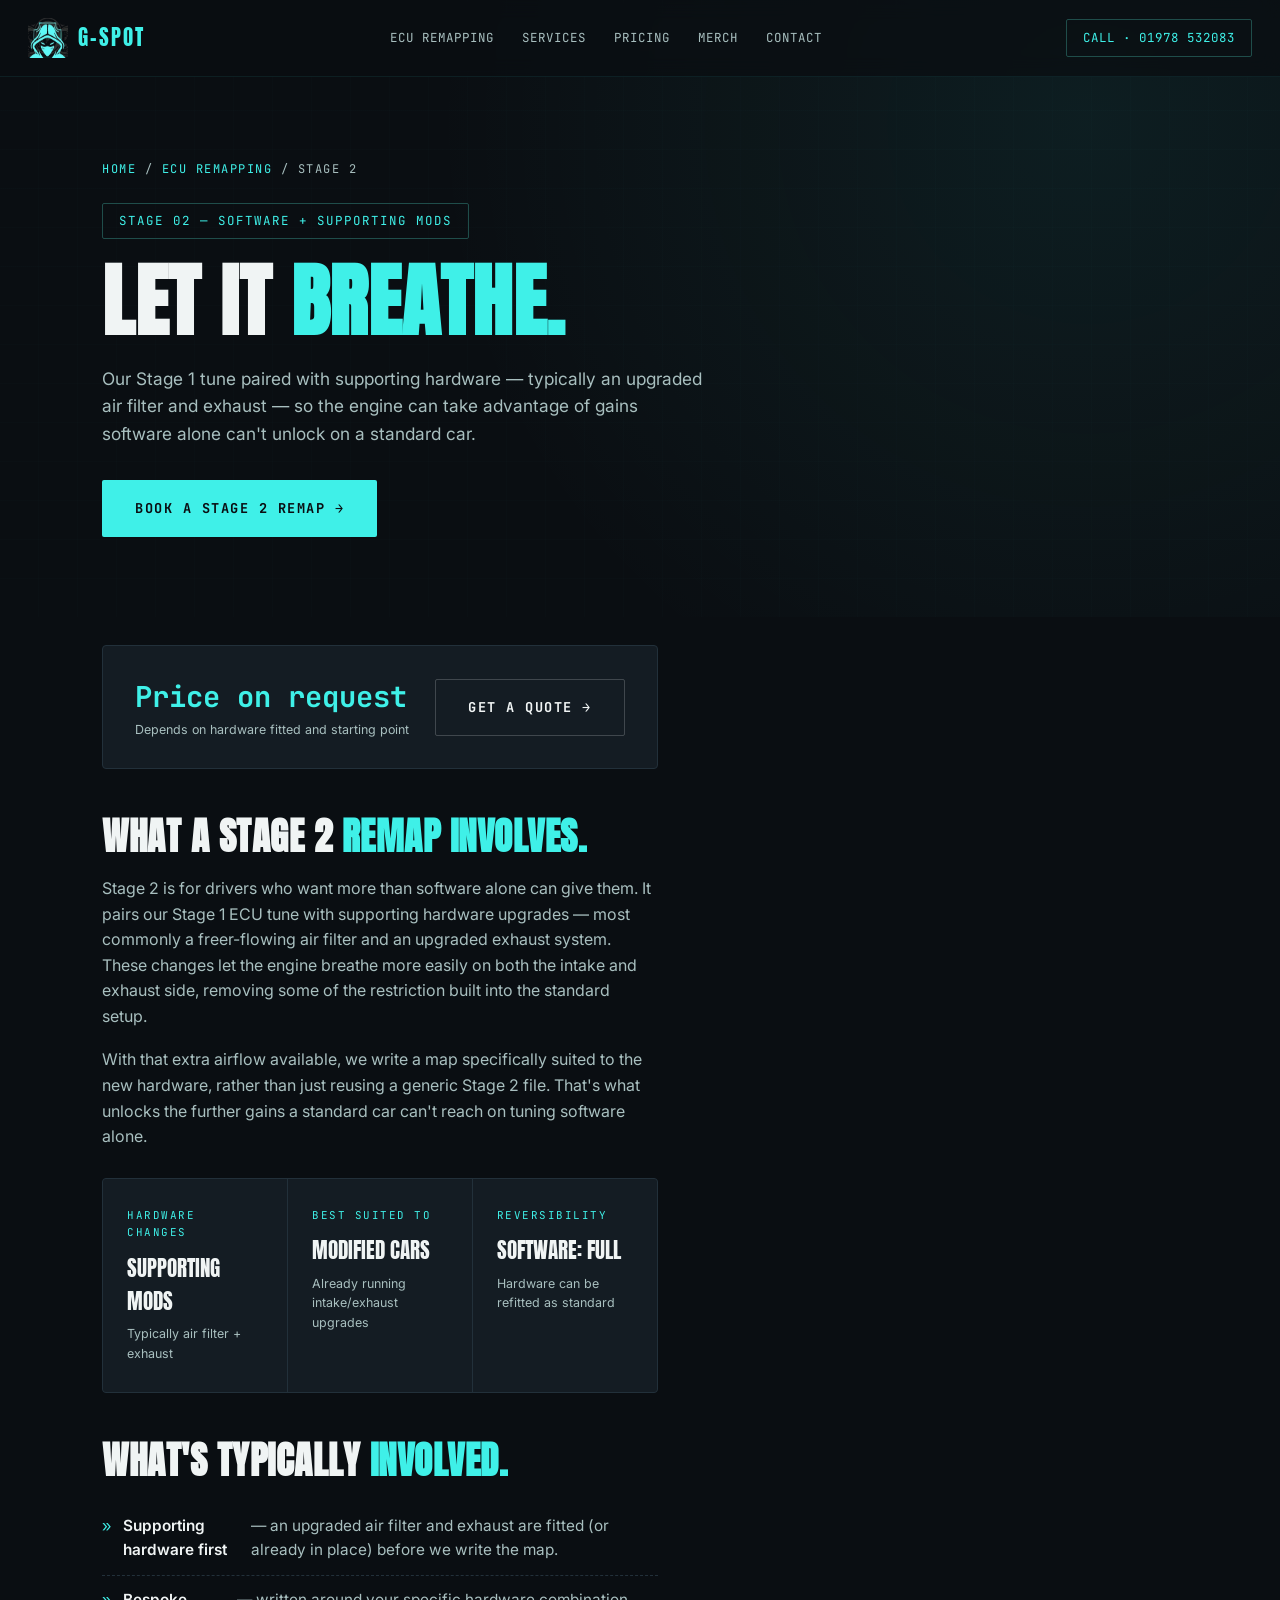
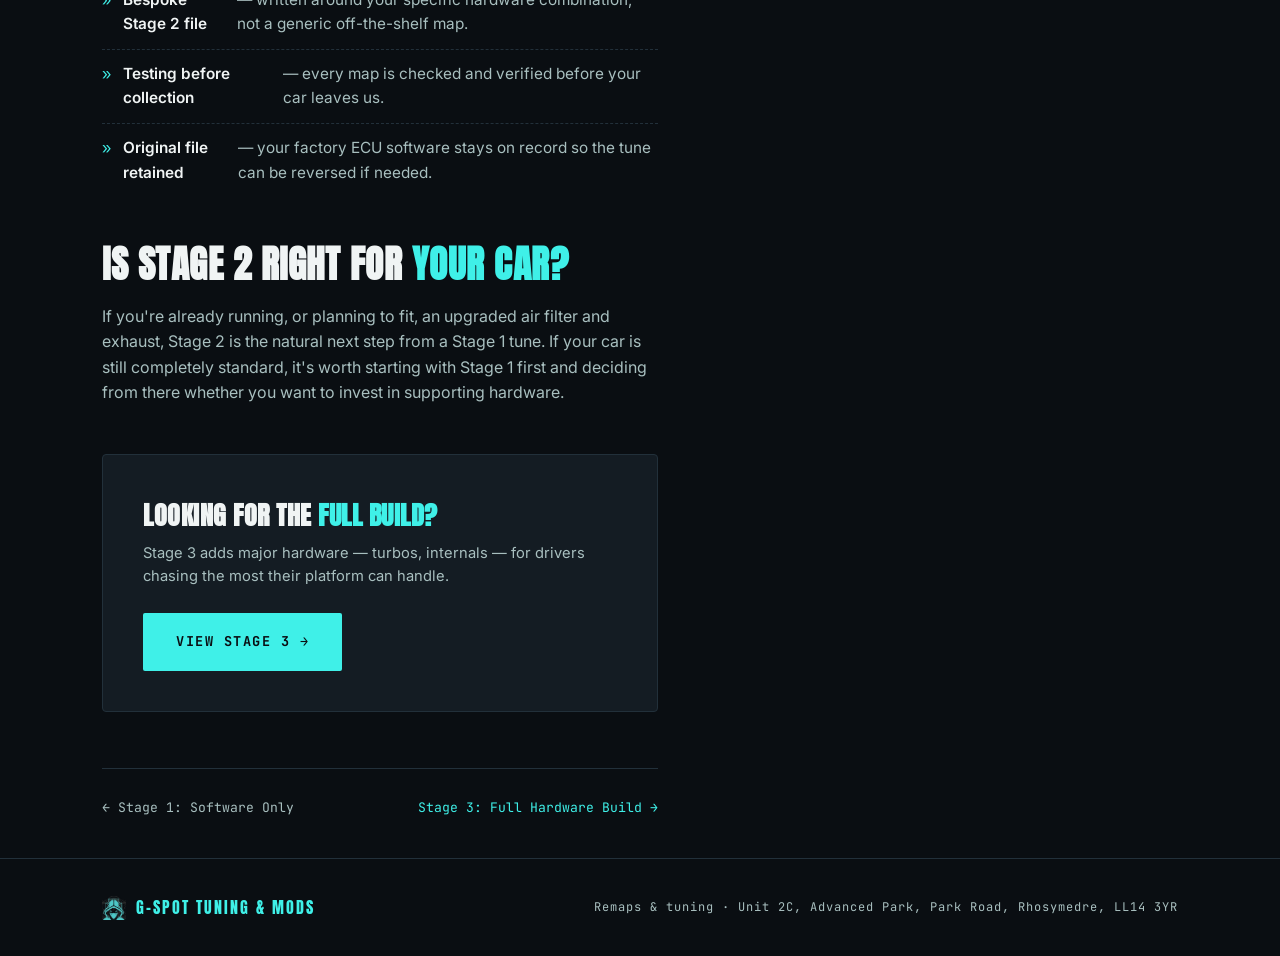
<file: stage-2-remap.html>
<!DOCTYPE html>
<html lang="en" class="">
<head>
<script>document.documentElement.classList.add('js');</script>
<meta charset="UTF-8">
<meta name="viewport" content="width=device-width, initial-scale=1.0">
<title>Stage 2 Remap | G-Spot Tuning & Mods — Wrexham</title>
<meta name="description" content="Stage 2 ECU remap from G-Spot Tuning & Mods. Software tune paired with supporting hardware — upgraded air filter and exhaust — for further gains.">

<link rel="preconnect" href="https://fonts.googleapis.com">
<link rel="preconnect" href="https://fonts.gstatic.com" crossorigin>
<link href="https://fonts.googleapis.com/css2?family=Anton&family=JetBrains+Mono:wght@400;500;700&family=Inter:wght@400;500;600;700;800&display=swap" rel="stylesheet">

<link rel="stylesheet" href="assets/site.css">

<style>
  .page-hero{ position:relative; padding:160px 8vw 80px; overflow:hidden; }
  .page-hero::after{
    content:'';
    position:absolute; inset:0;
    background:
      radial-gradient(circle at 85% 20%, rgba(63,240,232,.07), transparent 55%),
      repeating-linear-gradient(0deg, transparent, transparent 38px, rgba(63,240,232,.02) 39px),
      repeating-linear-gradient(90deg, transparent, transparent 38px, rgba(63,240,232,.02) 39px);
    pointer-events:none;
  }
  .page-hero-content{ position:relative; z-index:2; max-width:760px; }
  .stage-tag{
    display:inline-flex; align-items:center; gap:10px;
    font-family:var(--mono); font-size:.78rem; letter-spacing:2px;
    color:var(--cyan); text-transform:uppercase;
    border:1px solid var(--cyan-dim); padding:7px 16px; border-radius:2px;
    margin-bottom:22px;
  }
  .page-hero h1{
    font-family:var(--display);
    font-size:clamp(2.6rem, 6.5vw, 5rem);
    line-height:1.02; letter-spacing:.5px; text-transform:uppercase;
    margin-bottom:22px;
  }
  .page-hero h1 .accent{ color:var(--cyan); }
  .page-hero p.lede{ font-size:1.08rem; color:var(--ink-dim); max-width:600px; margin-bottom:32px; }
  .breadcrumb{
    font-family:var(--mono); font-size:.75rem; letter-spacing:1.5px;
    color:var(--ink-dim); text-transform:uppercase; margin-bottom:24px;
  }
  .breadcrumb a{ color:var(--cyan); text-decoration:none; }
  .breadcrumb a:hover{ text-decoration:underline; }

  .article{ max-width:760px; padding:0 8vw 40px; }
  .article h2{
    font-family:var(--display);
    font-size:clamp(1.6rem, 3.2vw, 2.3rem);
    text-transform:uppercase; letter-spacing:.5px;
    margin:48px 0 18px; line-height:1.1;
  }
  .article h2:first-child{ margin-top:0; }
  .article h2 .accent{ color:var(--cyan); }
  .article p{ color:var(--ink-dim); font-size:1rem; margin-bottom:18px; max-width:680px; }
  .article strong{ color:var(--ink); font-weight:600; }

  .spec-grid{
    display:grid; grid-template-columns:repeat(3, 1fr); gap:1px;
    background:var(--panel-edge); border:1px solid var(--panel-edge);
    border-radius:4px; overflow:hidden; margin:28px 0 12px;
  }
  .spec-item{ background:var(--panel); padding:28px 24px; }
  .spec-item .k{
    font-family:var(--mono); font-size:.68rem; letter-spacing:1.5px;
    color:var(--cyan); text-transform:uppercase; margin-bottom:10px;
  }
  .spec-item .v{ font-family:var(--display); font-size:1.3rem; text-transform:uppercase; }
  .spec-item .v small{
    display:block; font-family:var(--body); font-size:.78rem; color:var(--ink-dim);
    font-weight:400; margin-top:6px; text-transform:none; letter-spacing:0;
  }

  .stage-pricebar{
    display:flex; justify-content:space-between; align-items:center;
    background:var(--panel); border:1px solid var(--panel-edge);
    border-radius:4px; padding:28px 32px; margin:28px 0; flex-wrap:wrap; gap:18px;
  }
  .stage-pricebar .price{ font-family:var(--mono); font-size:1.8rem; font-weight:700; color:var(--cyan); }
  .stage-pricebar .price small{
    display:block; font-family:var(--body); font-size:.78rem; color:var(--ink-dim); font-weight:400;
  }

  .checklist{ margin:20px 0 28px; }
  .checklist li{
    list-style:none;
    display:flex; gap:12px; align-items:baseline;
    padding:12px 0;
    border-bottom:1px dashed var(--panel-edge);
    color:var(--ink-dim);
    font-size:.96rem;
  }
  .checklist li:last-child{ border-bottom:none; }
  .checklist li::before{
    content:'»';
    color:var(--cyan);
    font-family:var(--mono);
    flex-shrink:0;
  }
  .checklist li strong{ color:var(--ink); }

  .stage-pager{
    display:flex; justify-content:space-between; margin-top:56px; padding-top:28px;
    border-top:1px solid var(--panel-edge); font-family:var(--mono); font-size:.82rem;
  }
  .stage-pager a{ color:var(--ink-dim); text-decoration:none; transition:color .2s; }
  .stage-pager a:hover{ color:var(--cyan); }
  .stage-pager .next{ color:var(--cyan); text-align:right; }

  .cta-band{
    background:var(--panel); border:1px solid var(--panel-edge); border-radius:4px;
    padding:40px; margin:48px 0 0; display:flex; justify-content:space-between;
    align-items:center; flex-wrap:wrap; gap:24px;
  }
  .cta-band h3{ font-family:var(--display); font-size:1.6rem; text-transform:uppercase; letter-spacing:.5px; }
  .cta-band h3 .accent{ color:var(--cyan); }
  .cta-band p{ color:var(--ink-dim); margin:6px 0 0; font-size:.92rem; }

  @media (max-width:880px){ .spec-grid{ grid-template-columns:1fr; } }
</style>
</head>
<body>

<div class="gauge-wrap" id="gauge">
  <svg viewBox="0 0 100 100">
    <circle class="gauge-track" cx="50" cy="50" r="42" stroke-dasharray="198 264" stroke-dashoffset="0" transform="rotate(135 50 50)"/>
    <circle class="gauge-fill" id="gaugeFill" cx="50" cy="50" r="42" stroke-dasharray="198 264" stroke-dashoffset="198" transform="rotate(135 50 50)"/>
    <text x="50" y="48" class="gauge-needle-label" id="gaugeLabel">0%</text>
    <text x="50" y="62" class="gauge-sub">SCROLL</text>
  </svg>
</div>

<div class="topbar">
  <a href="index.html" class="mark"><img src="assets/logo-icon.png" alt=""><span class="word">G<span>-</span>SPOT</span></a>
  <nav class="topnav">
    <a href="remapping.html">ECU Remapping</a>
    <a href="services.html">Services</a>
    <a href="index.html#pricing">Pricing</a>
    <a href="merch.html">Merch</a>
    <a href="index.html#contact">Contact</a>
  </nav>
  <a href="tel:01978532083" class="call">CALL · 01978 532083</a>
  <button class="burger" id="burger" aria-label="Menu" aria-expanded="false">
    <span></span><span></span><span></span>
  </button>
</div>
<nav class="mobile-menu" id="mobile-menu">
  <a href="remapping.html">ECU Remapping</a>
  <a href="services.html">Services</a>
  <a href="index.html#pricing">Pricing</a>
  <a href="merch.html">Merch</a>
  <a href="index.html#contact">Contact</a>
  <a href="tel:01978532083" style="color:var(--cyan)">CALL · 01978 532083</a>
</nav>

<header class="page-hero">
  <div class="page-hero-content">
    <div class="breadcrumb"><a href="index.html">Home</a> / <a href="remapping.html">ECU Remapping</a> / Stage 2</div>
    <div class="stage-tag">Stage 02 — Software + Supporting Mods</div>
    <h1>Let it <span class="accent">breathe.</span></h1>
    <p class="lede">Our Stage 1 tune paired with supporting hardware — typically an upgraded air filter and exhaust — so the engine can take advantage of gains software alone can't unlock on a standard car.</p>
    <a href="index.html#contact" class="btn btn-primary">Book a Stage 2 remap →</a>
  </div>
</header>

<article class="article reveal">

  <div class="stage-pricebar">
    <div>
      <div class="price">Price on request<small>Depends on hardware fitted and starting point</small></div>
    </div>
    <a href="index.html#contact" class="btn btn-ghost">Get a quote →</a>
  </div>

  <h2>What a Stage 2 <span class="accent">remap involves.</span></h2>
  <p>Stage 2 is for drivers who want more than software alone can give them. It pairs our Stage 1 ECU tune with supporting hardware upgrades — most commonly a freer-flowing air filter and an upgraded exhaust system. These changes let the engine breathe more easily on both the intake and exhaust side, removing some of the restriction built into the standard setup.</p>
  <p>With that extra airflow available, we write a map specifically suited to the new hardware, rather than just reusing a generic Stage 2 file. That's what unlocks the further gains a standard car can't reach on tuning software alone.</p>

  <div class="spec-grid">
    <div class="spec-item">
      <div class="k">Hardware changes</div>
      <div class="v">Supporting mods<small>Typically air filter + exhaust</small></div>
    </div>
    <div class="spec-item">
      <div class="k">Best suited to</div>
      <div class="v">Modified cars<small>Already running intake/exhaust upgrades</small></div>
    </div>
    <div class="spec-item">
      <div class="k">Reversibility</div>
      <div class="v">Software: full<small>Hardware can be refitted as standard</small></div>
    </div>
  </div>

  <h2>What's typically <span class="accent">involved.</span></h2>
  <ul class="checklist">
    <li><strong>Supporting hardware first</strong> — an upgraded air filter and exhaust are fitted (or already in place) before we write the map.</li>
    <li><strong>Bespoke Stage 2 file</strong> — written around your specific hardware combination, not a generic off-the-shelf map.</li>
    <li><strong>Testing before collection</strong> — every map is checked and verified before your car leaves us.</li>
    <li><strong>Original file retained</strong> — your factory ECU software stays on record so the tune can be reversed if needed.</li>
  </ul>

  <h2>Is Stage 2 right for <span class="accent">your car?</span></h2>
  <p>If you're already running, or planning to fit, an upgraded air filter and exhaust, Stage 2 is the natural next step from a Stage 1 tune. If your car is still completely standard, it's worth starting with Stage 1 first and deciding from there whether you want to invest in supporting hardware.</p>

  <div class="cta-band">
    <div>
      <h3>Looking for the <span class="accent">full build?</span></h3>
      <p>Stage 3 adds major hardware — turbos, internals — for drivers chasing the most their platform can handle.</p>
    </div>
    <a href="stage-3-remap.html" class="btn btn-primary">View Stage 3 →</a>
  </div>

  <div class="stage-pager">
    <a href="stage-1-remap.html">← Stage 1: Software Only</a>
    <a href="stage-3-remap.html" class="next">Stage 3: Full Hardware Build →</a>
  </div>

</article>

<footer>
  <div class="mark"><img src="assets/logo-icon.png" alt="">G-SPOT TUNING &amp; MODS</div>
  <div>Remaps &amp; tuning · Unit 2C, Advanced Park, Park Road, Rhosymedre, LL14 3YR</div>
</footer>

<script src="assets/site.js"></script>
</body>
</html>
</file>
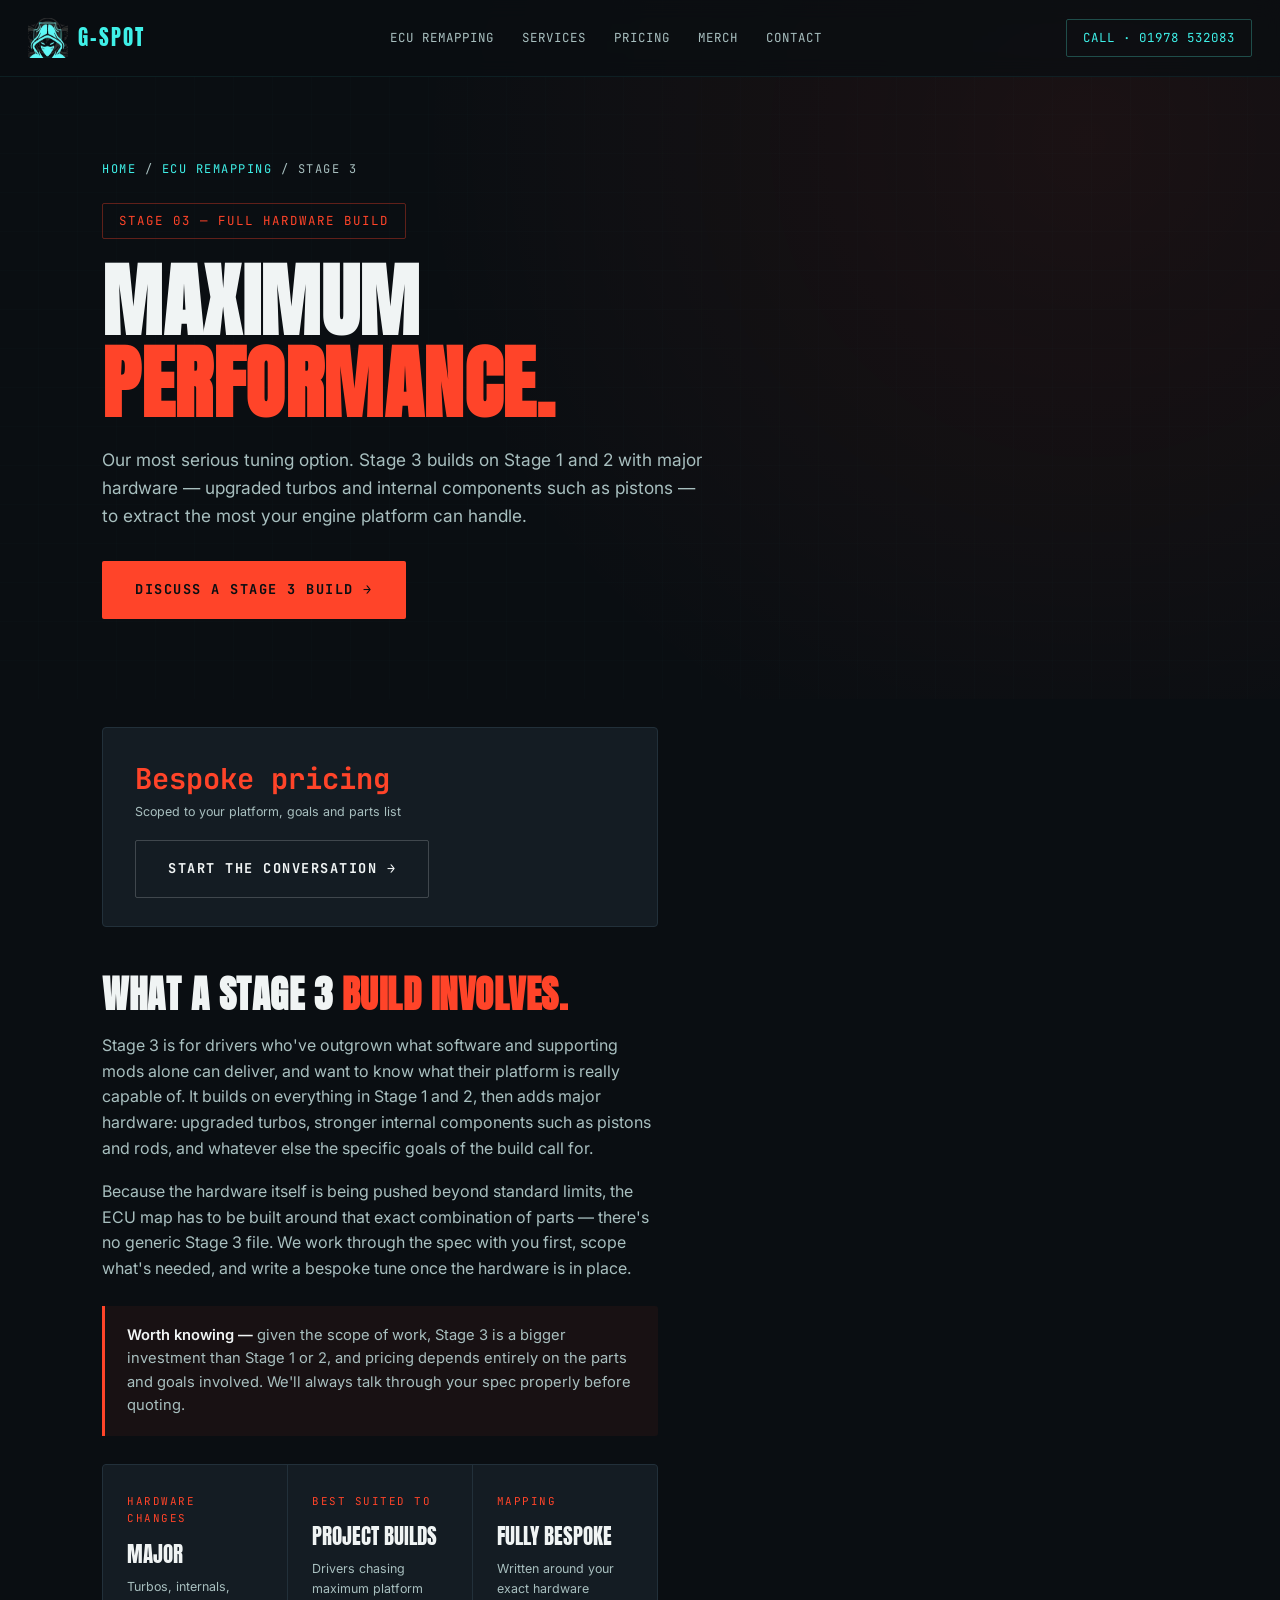
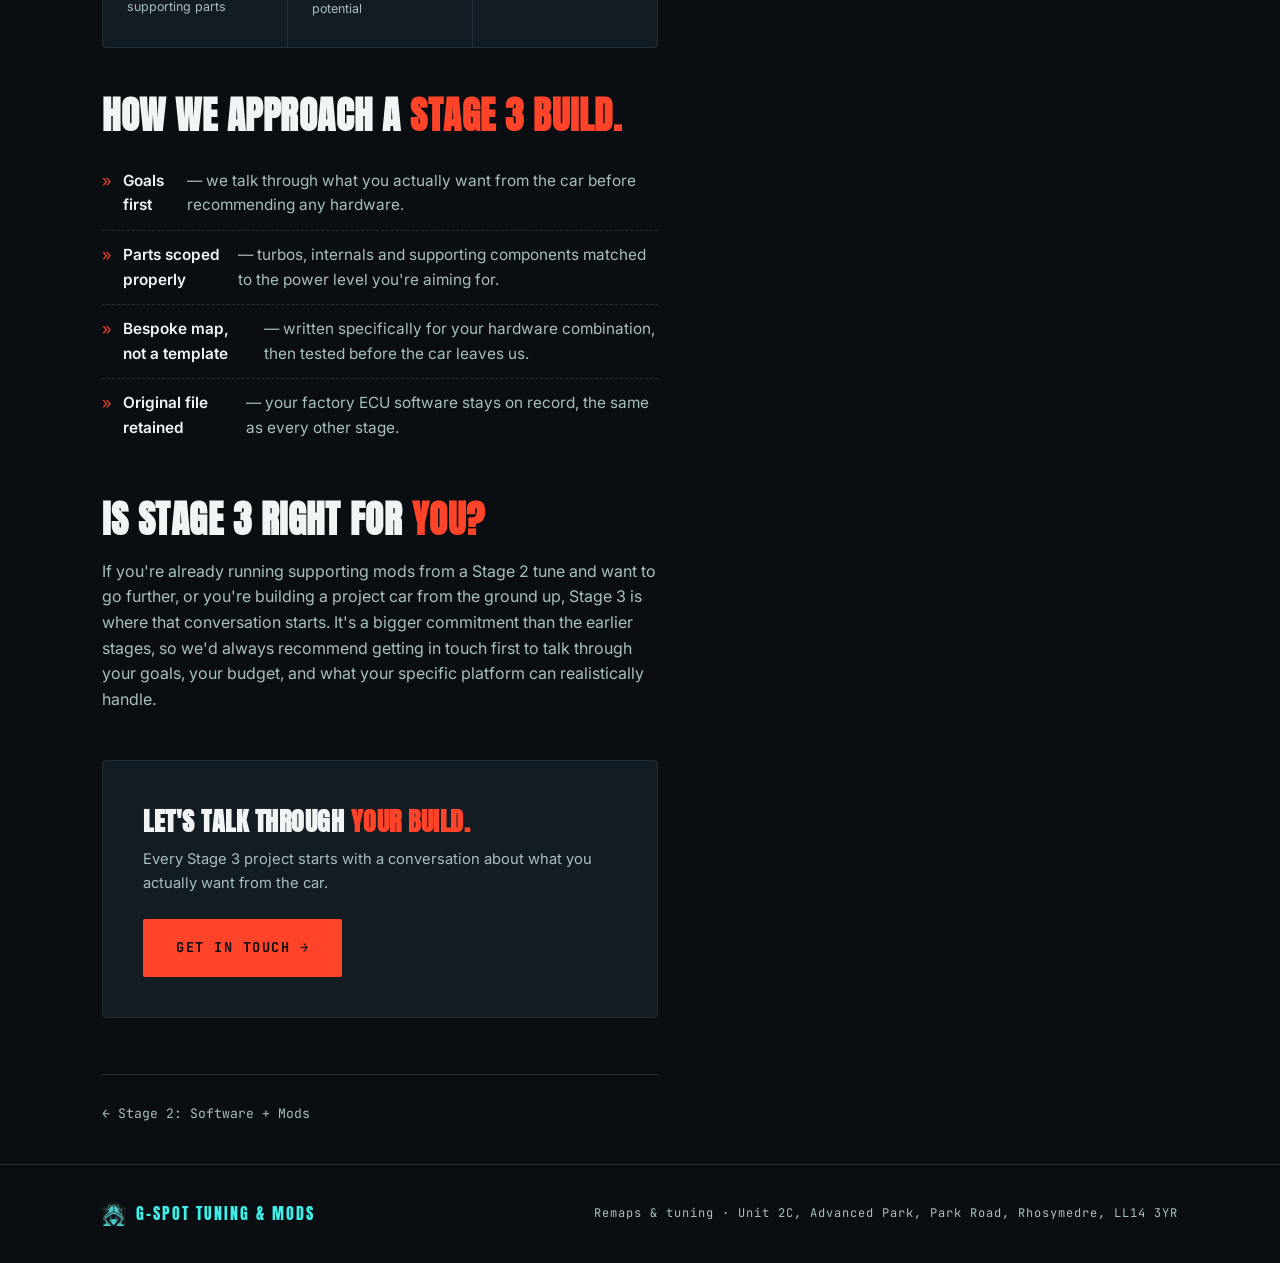
<file: stage-3-remap.html>
<!DOCTYPE html>
<html lang="en" class="">
<head>
<script>document.documentElement.classList.add('js');</script>
<meta charset="UTF-8">
<meta name="viewport" content="width=device-width, initial-scale=1.0">
<title>Stage 3 Remap | G-Spot Tuning & Mods — Wrexham</title>
<meta name="description" content="Stage 3 ECU remap from G-Spot Tuning & Mods. Major hardware upgrades — turbos, internals — paired with a bespoke map for maximum performance.">

<link rel="preconnect" href="https://fonts.googleapis.com">
<link rel="preconnect" href="https://fonts.gstatic.com" crossorigin>
<link href="https://fonts.googleapis.com/css2?family=Anton&family=JetBrains+Mono:wght@400;500;700&family=Inter:wght@400;500;600;700;800&display=swap" rel="stylesheet">

<link rel="stylesheet" href="assets/site.css">

<style>
  .page-hero{ position:relative; padding:160px 8vw 80px; overflow:hidden; }
  .page-hero::after{
    content:'';
    position:absolute; inset:0;
    background:
      radial-gradient(circle at 85% 20%, rgba(255,68,41,.07), transparent 55%),
      repeating-linear-gradient(0deg, transparent, transparent 38px, rgba(63,240,232,.02) 39px),
      repeating-linear-gradient(90deg, transparent, transparent 38px, rgba(63,240,232,.02) 39px);
    pointer-events:none;
  }
  .page-hero-content{ position:relative; z-index:2; max-width:760px; }
  .stage-tag{
    display:inline-flex; align-items:center; gap:10px;
    font-family:var(--mono); font-size:.78rem; letter-spacing:2px;
    color:var(--boost); text-transform:uppercase;
    border:1px solid rgba(255,68,41,.35); padding:7px 16px; border-radius:2px;
    margin-bottom:22px;
  }
  .page-hero h1{
    font-family:var(--display);
    font-size:clamp(2.6rem, 6.5vw, 5rem);
    line-height:1.02; letter-spacing:.5px; text-transform:uppercase;
    margin-bottom:22px;
  }
  .page-hero h1 .accent{ color:var(--boost); }
  .page-hero p.lede{ font-size:1.08rem; color:var(--ink-dim); max-width:600px; margin-bottom:32px; }
  .breadcrumb{
    font-family:var(--mono); font-size:.75rem; letter-spacing:1.5px;
    color:var(--ink-dim); text-transform:uppercase; margin-bottom:24px;
  }
  .breadcrumb a{ color:var(--cyan); text-decoration:none; }
  .breadcrumb a:hover{ text-decoration:underline; }

  .article{ max-width:760px; padding:0 8vw 40px; }
  .article h2{
    font-family:var(--display);
    font-size:clamp(1.6rem, 3.2vw, 2.3rem);
    text-transform:uppercase; letter-spacing:.5px;
    margin:48px 0 18px; line-height:1.1;
  }
  .article h2:first-child{ margin-top:0; }
  .article h2 .accent{ color:var(--boost); }
  .article p{ color:var(--ink-dim); font-size:1rem; margin-bottom:18px; max-width:680px; }
  .article strong{ color:var(--ink); font-weight:600; }

  .spec-grid{
    display:grid; grid-template-columns:repeat(3, 1fr); gap:1px;
    background:var(--panel-edge); border:1px solid var(--panel-edge);
    border-radius:4px; overflow:hidden; margin:28px 0 12px;
  }
  .spec-item{ background:var(--panel); padding:28px 24px; }
  .spec-item .k{
    font-family:var(--mono); font-size:.68rem; letter-spacing:1.5px;
    color:var(--boost); text-transform:uppercase; margin-bottom:10px;
  }
  .spec-item .v{ font-family:var(--display); font-size:1.3rem; text-transform:uppercase; }
  .spec-item .v small{
    display:block; font-family:var(--body); font-size:.78rem; color:var(--ink-dim);
    font-weight:400; margin-top:6px; text-transform:none; letter-spacing:0;
  }

  .stage-pricebar{
    display:flex; justify-content:space-between; align-items:center;
    background:var(--panel); border:1px solid var(--panel-edge);
    border-radius:4px; padding:28px 32px; margin:28px 0; flex-wrap:wrap; gap:18px;
  }
  .stage-pricebar .price{ font-family:var(--mono); font-size:1.8rem; font-weight:700; color:var(--boost); }
  .stage-pricebar .price small{
    display:block; font-family:var(--body); font-size:.78rem; color:var(--ink-dim); font-weight:400;
  }

  .checklist{ margin:20px 0 28px; }
  .checklist li{
    list-style:none; display:flex; gap:12px; align-items:baseline;
    padding:12px 0; border-bottom:1px dashed var(--panel-edge);
    color:var(--ink-dim); font-size:.96rem;
  }
  .checklist li:last-child{ border-bottom:none; }
  .checklist li::before{ content:'»'; color:var(--boost); font-family:var(--mono); flex-shrink:0; }
  .checklist li strong{ color:var(--ink); }

  .warn-note{
    border-left:3px solid var(--boost);
    background:rgba(255,68,41,.06);
    padding:18px 22px;
    border-radius:0 3px 3px 0;
    margin:24px 0;
    font-size:.92rem;
    color:var(--ink-dim);
  }
  .warn-note strong{ color:var(--ink); }

  .stage-pager{
    display:flex; justify-content:space-between; margin-top:56px; padding-top:28px;
    border-top:1px solid var(--panel-edge); font-family:var(--mono); font-size:.82rem;
  }
  .stage-pager a{ color:var(--ink-dim); text-decoration:none; transition:color .2s; }
  .stage-pager a:hover{ color:var(--cyan); }

  .cta-band{
    background:var(--panel); border:1px solid var(--panel-edge); border-radius:4px;
    padding:40px; margin:48px 0 0; display:flex; justify-content:space-between;
    align-items:center; flex-wrap:wrap; gap:24px;
  }
  .cta-band h3{ font-family:var(--display); font-size:1.6rem; text-transform:uppercase; letter-spacing:.5px; }
  .cta-band h3 .accent{ color:var(--boost); }
  .cta-band p{ color:var(--ink-dim); margin:6px 0 0; font-size:.92rem; }
  .cta-band .btn-primary{ background:var(--boost); color:var(--void); }
  .cta-band .btn-primary:hover{ background:#ff7a64; }

  @media (max-width:880px){ .spec-grid{ grid-template-columns:1fr; } }
</style>
</head>
<body>

<div class="gauge-wrap" id="gauge">
  <svg viewBox="0 0 100 100">
    <circle class="gauge-track" cx="50" cy="50" r="42" stroke-dasharray="198 264" stroke-dashoffset="0" transform="rotate(135 50 50)"/>
    <circle class="gauge-fill" id="gaugeFill" cx="50" cy="50" r="42" stroke-dasharray="198 264" stroke-dashoffset="198" transform="rotate(135 50 50)"/>
    <text x="50" y="48" class="gauge-needle-label" id="gaugeLabel">0%</text>
    <text x="50" y="62" class="gauge-sub">SCROLL</text>
  </svg>
</div>

<div class="topbar">
  <a href="index.html" class="mark"><img src="assets/logo-icon.png" alt=""><span class="word">G<span>-</span>SPOT</span></a>
  <nav class="topnav">
    <a href="remapping.html">ECU Remapping</a>
    <a href="services.html">Services</a>
    <a href="index.html#pricing">Pricing</a>
    <a href="merch.html">Merch</a>
    <a href="index.html#contact">Contact</a>
  </nav>
  <a href="tel:01978532083" class="call">CALL · 01978 532083</a>
  <button class="burger" id="burger" aria-label="Menu" aria-expanded="false">
    <span></span><span></span><span></span>
  </button>
</div>
<nav class="mobile-menu" id="mobile-menu">
  <a href="remapping.html">ECU Remapping</a>
  <a href="services.html">Services</a>
  <a href="index.html#pricing">Pricing</a>
  <a href="merch.html">Merch</a>
  <a href="index.html#contact">Contact</a>
  <a href="tel:01978532083" style="color:var(--cyan)">CALL · 01978 532083</a>
</nav>

<header class="page-hero">
  <div class="page-hero-content">
    <div class="breadcrumb"><a href="index.html">Home</a> / <a href="remapping.html">ECU Remapping</a> / Stage 3</div>
    <div class="stage-tag">Stage 03 — Full Hardware Build</div>
    <h1>Maximum<br><span class="accent">performance.</span></h1>
    <p class="lede">Our most serious tuning option. Stage 3 builds on Stage 1 and 2 with major hardware — upgraded turbos and internal components such as pistons — to extract the most your engine platform can handle.</p>
    <a href="index.html#contact" class="btn btn-primary" style="background:var(--boost);color:var(--void);">Discuss a Stage 3 build →</a>
  </div>
</header>

<article class="article reveal">

  <div class="stage-pricebar">
    <div>
      <div class="price">Bespoke pricing<small>Scoped to your platform, goals and parts list</small></div>
    </div>
    <a href="index.html#contact" class="btn btn-ghost">Start the conversation →</a>
  </div>

  <h2>What a Stage 3 <span class="accent">build involves.</span></h2>
  <p>Stage 3 is for drivers who've outgrown what software and supporting mods alone can deliver, and want to know what their platform is really capable of. It builds on everything in Stage 1 and 2, then adds major hardware: upgraded turbos, stronger internal components such as pistons and rods, and whatever else the specific goals of the build call for.</p>
  <p>Because the hardware itself is being pushed beyond standard limits, the ECU map has to be built around that exact combination of parts — there's no generic Stage 3 file. We work through the spec with you first, scope what's needed, and write a bespoke tune once the hardware is in place.</p>

  <div class="warn-note">
    <strong>Worth knowing —</strong> given the scope of work, Stage 3 is a bigger investment than Stage 1 or 2, and pricing depends entirely on the parts and goals involved. We'll always talk through your spec properly before quoting.
  </div>

  <div class="spec-grid">
    <div class="spec-item">
      <div class="k">Hardware changes</div>
      <div class="v">Major<small>Turbos, internals, supporting parts</small></div>
    </div>
    <div class="spec-item">
      <div class="k">Best suited to</div>
      <div class="v">Project builds<small>Drivers chasing maximum platform potential</small></div>
    </div>
    <div class="spec-item">
      <div class="k">Mapping</div>
      <div class="v">Fully bespoke<small>Written around your exact hardware</small></div>
    </div>
  </div>

  <h2>How we approach a <span class="accent">Stage 3 build.</span></h2>
  <ul class="checklist">
    <li><strong>Goals first</strong> — we talk through what you actually want from the car before recommending any hardware.</li>
    <li><strong>Parts scoped properly</strong> — turbos, internals and supporting components matched to the power level you're aiming for.</li>
    <li><strong>Bespoke map, not a template</strong> — written specifically for your hardware combination, then tested before the car leaves us.</li>
    <li><strong>Original file retained</strong> — your factory ECU software stays on record, the same as every other stage.</li>
  </ul>

  <h2>Is Stage 3 right for <span class="accent">you?</span></h2>
  <p>If you're already running supporting mods from a Stage 2 tune and want to go further, or you're building a project car from the ground up, Stage 3 is where that conversation starts. It's a bigger commitment than the earlier stages, so we'd always recommend getting in touch first to talk through your goals, your budget, and what your specific platform can realistically handle.</p>

  <div class="cta-band">
    <div>
      <h3>Let's talk through <span class="accent">your build.</span></h3>
      <p>Every Stage 3 project starts with a conversation about what you actually want from the car.</p>
    </div>
    <a href="index.html#contact" class="btn btn-primary">Get in touch →</a>
  </div>

  <div class="stage-pager">
    <a href="stage-2-remap.html">← Stage 2: Software + Mods</a>
  </div>

</article>

<footer>
  <div class="mark"><img src="assets/logo-icon.png" alt="">G-SPOT TUNING &amp; MODS</div>
  <div>Remaps &amp; tuning · Unit 2C, Advanced Park, Park Road, Rhosymedre, LL14 3YR</div>
</footer>

<script src="assets/site.js"></script>
</body>
</html>
</file>
<file: assets/site.css>
:root{
    --void:#0a0e12;
    --panel:#141c23;
    --panel-edge:#22303a;
    --cyan:#3ff0e8;
    --cyan-dim:#1f4d4a;
    --boost:#ff4429;
    --ink:#f0f4f4;
    --ink-dim:#a8bfbf;
    --display: 'Anton', sans-serif;
    --body: 'Inter', sans-serif;
    --mono: 'JetBrains Mono', monospace;
  }

  *{ margin:0; padding:0; box-sizing:border-box; }

  html{ scroll-behavior:smooth; }

  body{
    background:var(--void);
    color:var(--ink);
    font-family:var(--body);
    line-height:1.6;
    overflow-x:hidden;
  }

  /* ===== Boost gauge — fixed, signature element ===== */
  .gauge-wrap{
    position:fixed;
    top:50%;
    right:24px;
    transform:translateY(-50%);
    width:88px;
    height:88px;
    z-index:50;
    pointer-events:none;
    opacity:0;
    transition:opacity .6s ease;
  }
  .gauge-wrap.show{ opacity:1; }
  .gauge-wrap svg{ width:100%; height:100%; }
  .gauge-track{ fill:none; stroke:var(--panel-edge); stroke-width:6; }
  .gauge-fill{ fill:none; stroke:var(--cyan); stroke-width:6; stroke-linecap:round;
    transition: stroke-dashoffset .25s linear, stroke .25s linear; }
  .gauge-needle-label{
    fill:var(--ink); font-family:var(--mono); font-size:14px; font-weight:700;
    text-anchor:middle; dominant-baseline:central;
  }
  .gauge-sub{
    fill:var(--ink-dim); font-family:var(--mono); font-size:6px;
    text-anchor:middle; letter-spacing:1px;
  }
  @media (max-width:880px){ .gauge-wrap{ display:none; } }

  /* ===== Top bar ===== */
  .topbar{
    position:fixed; top:0; left:0; right:0; z-index:100;
    display:flex; align-items:center; justify-content:space-between;
    padding:18px 28px;
    background:rgba(10,14,18,.75);
    backdrop-filter:blur(10px);
    border-bottom:1px solid rgba(63,240,232,.08);
  }
  .topbar .mark{
    font-family:var(--display);
    font-size:1.3rem;
    letter-spacing:2px;
    color:var(--ink);
    text-decoration:none;
    display:flex;
    align-items:center;
    gap:10px;
  }
  .topbar .mark img{
    width:40px;
    height:40px;
    display:block;
    flex-shrink:0;
  }
  .topbar .mark .word{ letter-spacing:2px; }
  .topbar .mark span{ color:var(--cyan); }
  .topbar .call{
    font-family:var(--mono);
    font-size:.78rem;
    color:var(--cyan);
    text-decoration:none;
    border:1px solid var(--cyan-dim);
    padding:8px 16px;
    border-radius:2px;
    letter-spacing:1px;
    transition:.2s;
    white-space:nowrap;
  }
  .topbar .call:hover{ background:var(--cyan); color:var(--void); }

  .topnav{
    display:flex;
    align-items:center;
    gap:28px;
  }
  .topnav a{
    font-family:var(--mono);
    font-size:.78rem;
    letter-spacing:1px;
    color:var(--ink-dim);
    text-decoration:none;
    text-transform:uppercase;
    transition:color .2s ease;
  }
  .topnav a:hover{ color:var(--cyan); }
  .burger{
    display:none;
    flex-direction:column;
    justify-content:center;
    gap:5px;
    width:36px; height:36px;
    background:none;
    border:1px solid var(--cyan-dim);
    border-radius:2px;
    cursor:pointer;
    padding:8px;
  }
  .burger span{
    display:block;
    height:1px;
    background:var(--cyan);
    border-radius:1px;
    transition:transform .25s ease, opacity .2s ease;
  }
  .burger.open span:nth-child(1){ transform:translateY(6px) rotate(45deg); }
  .burger.open span:nth-child(2){ opacity:0; }
  .burger.open span:nth-child(3){ transform:translateY(-6px) rotate(-45deg); }

  .mobile-menu{
    display:none;
    position:fixed;
    top:61px; left:0; right:0;
    background:rgba(10,14,18,.97);
    backdrop-filter:blur(16px);
    border-bottom:1px solid rgba(63,240,232,.12);
    z-index:99;
    padding:0;
    flex-direction:column;
  }
  .mobile-menu.open{ display:flex; }
  .mobile-menu a{
    font-family:var(--mono);
    font-size:.85rem;
    letter-spacing:2px;
    color:var(--ink-dim);
    text-decoration:none;
    text-transform:uppercase;
    padding:18px 28px;
    border-bottom:1px solid rgba(63,240,232,.07);
    transition:color .2s, background .2s;
  }
  .mobile-menu a:last-child{ border-bottom:none; }
  .mobile-menu a:hover{ color:var(--cyan); background:rgba(63,240,232,.04); }

  @media (max-width:880px){
    .topnav{ display:none; }
    .burger{ display:flex; }
  }

  /* ===== Hero ===== */
  .hero{
    position:relative;
    min-height:100vh;
    display:flex;
    align-items:center;
    padding:120px 8vw 80px;
    overflow:hidden;
  }
  .hero-bg{
    position:fixed; inset:0;
    z-index:-1;
    background-image:url('hero-skyline.jpg');
    background-size:cover;
    background-position:center 40%;
    opacity:.52;
    filter:grayscale(.15) contrast(1.05) brightness(1);
  }
  .hero::after{
    content:'';
    position:absolute; inset:0;
    background:linear-gradient(100deg, rgba(8,11,13,.82) 30%, rgba(8,11,13,.35) 65%, rgba(8,11,13,.08) 100%);
  }
  .hero-grid{
    position:absolute; inset:0;
    background-image:
      repeating-linear-gradient(0deg, transparent, transparent 38px, rgba(63,240,232,.025) 39px),
      repeating-linear-gradient(90deg, transparent, transparent 38px, rgba(63,240,232,.025) 39px);
    pointer-events:none;
  }
  .hero-mark{
    position:absolute;
    bottom:-8%;
    right:-4%;
    width:min(34vw, 420px);
    height:min(34vw, 420px);
    opacity:.06;
    z-index:1;
    pointer-events:none;
  }
  @media (max-width:880px){ .hero-mark{ display:none; } }

  /* ===== Speed lines — motion signature ===== */
  .speed-lines{
    position:absolute;
    inset:0;
    overflow:hidden;
    pointer-events:none;
    z-index:1;
  }
  .speed-line{
    position:absolute;
    height:1px;
    width:140px;
    background:linear-gradient(90deg, transparent, var(--cyan), transparent);
    opacity:0;
    animation: streak 3.2s ease-in infinite;
  }
  .speed-line.fast{ animation-duration: 1.8s; background:linear-gradient(90deg, transparent, var(--boost), transparent); }
  .speed-line.slow{ animation-duration: 4.6s; width:220px; }

  @keyframes streak{
    0%{ transform:translateX(-200px); opacity:0; }
    8%{ opacity:.55; }
    35%{ opacity:.25; }
    60%{ opacity:0; }
    100%{ transform:translateX(calc(100vw + 200px)); opacity:0; }
  }

  @media (prefers-reduced-motion: reduce){
    .speed-line{ display:none; }
  }
  .hero-content{ position:relative; z-index:2; max-width:680px; }
  .eyebrow{
    font-family:var(--mono);
    font-size:.78rem;
    letter-spacing:4px;
    color:var(--cyan);
    text-transform:uppercase;
    display:flex; align-items:center; gap:12px;
    margin-bottom:22px;
  }
  .eyebrow::before{
    content:'';
    display:inline-block;
    width:32px; height:1px;
    background:var(--cyan);
  }
  .hero h1{
    font-family:var(--display);
    font-size:clamp(3.2rem, 9vw, 7rem);
    line-height:0.98;
    letter-spacing:1px;
    text-transform:uppercase;
    margin-bottom:24px;
  }
  .hero h1 .accent{ color:var(--cyan); }
  .hero p{
    font-size:1.05rem;
    color:var(--ink-dim);
    max-width:480px;
    margin-bottom:38px;
  }
  .hero-ctas{ display:flex; gap:16px; flex-wrap:wrap; }
  .btn{
    font-family:var(--mono);
    font-weight:700;
    font-size:.85rem;
    letter-spacing:1.5px;
    text-transform:uppercase;
    padding:17px 32px;
    border-radius:2px;
    text-decoration:none;
    display:inline-flex;
    align-items:center;
    gap:10px;
    transition:.2s;
    border:1px solid transparent;
  }
  .btn-primary{ background:var(--cyan); color:var(--void); }
  .btn-primary:hover{ background:#7ffaf4; transform:translateY(-2px); }
  .btn-ghost{ border-color:rgba(240,244,244,.2); color:var(--ink); }
  .btn-ghost:hover{ border-color:var(--cyan); color:var(--cyan); }

  .hero-readout{
    position:absolute; bottom:48px; left:8vw; z-index:2;
    display:flex; gap:36px; flex-wrap:wrap;
  }
  .readout-item{ font-family:var(--mono); }
  .readout-item .num{ font-size:1.6rem; color:var(--cyan); font-weight:700; display:block; margin-bottom:4px; }
  .readout-item .lbl{ font-size:.7rem; color:var(--ink-dim); letter-spacing:2px; text-transform:uppercase; display:block; }

  @media (max-width:720px){
    .hero{ padding:100px 6vw 60px; align-items:flex-start; padding-top:140px;}
    .hero-readout{ position:static; margin-top:48px; left:0; }
  }

  /* ===== Section frame ===== */
  section{ position:relative; padding:110px 8vw; }
  .section-head{ margin-bottom:64px; max-width:640px; }
  .section-head .eyebrow{ margin-bottom:18px; }
  .section-head h2{
    font-family:var(--display);
    font-size:clamp(2.2rem, 5vw, 4rem);
    text-transform:uppercase;
    line-height:1.05;
    letter-spacing:.5px;
  }
  .section-head h2 .accent{ color:var(--cyan); }
  .section-head .lede{
    margin-top:18px;
    color:var(--ink-dim);
    font-size:1.02rem;
    max-width:540px;
  }

  /* ===== Divider — diagonal tick, echoing the brand artwork ===== */
  .divider{
    height:64px;
    width:100%;
    position:relative;
    overflow:hidden;
  }
  .divider svg{ width:100%; height:100%; display:block; }
  .divider polyline{
    animation: chevron-pulse 2.4s ease-in-out infinite;
  }
  .divider polyline:nth-child(3){ animation-delay:.15s; }
  .divider polyline:nth-child(4){ animation-delay:.3s; }
  @keyframes chevron-pulse{
    0%, 100%{ transform:translateX(0); }
    50%{ transform:translateX(10px); }
  }
  @media (prefers-reduced-motion: reduce){
    .divider polyline{ animation:none; }
  }

  /* ===== Services — dyno sheet ===== */
  .dyno-sheet{
    border:1px solid var(--panel-edge);
    background:var(--panel);
    border-radius:4px;
    overflow:hidden;
  }
  .dyno-row{
    display:grid;
    grid-template-columns:1fr auto;
    align-items:baseline;
    gap:24px;
    padding:26px 32px;
    border-bottom:1px dashed var(--panel-edge);
    transition: padding-left .25s ease, background .25s ease;
  }
  .dyno-row:hover{
    padding-left:44px;
    background:rgba(63,240,232,.03);
  }
  .dyno-row:last-child{ border-bottom:none; }
  .dyno-row .label{
    font-size:1.05rem;
    font-weight:600;
  }
  .dyno-row .label small{
    display:block;
    font-family:var(--mono);
    font-size:.75rem;
    color:var(--ink-dim);
    font-weight:400;
    margin-top:4px;
    letter-spacing:.5px;
  }
  .dyno-row .price{
    font-family:var(--mono);
    font-size:1.4rem;
    font-weight:700;
    color:var(--cyan);
    white-space:nowrap;
  }
  .dyno-row.featured{
    background:linear-gradient(90deg, rgba(63,240,232,.06), transparent);
    position:relative;
  }
  .dyno-row.featured::before{
    content:'BEST VALUE';
    position:absolute;
    top:-1px; right:32px;
    font-family:var(--mono);
    font-size:.62rem;
    letter-spacing:2px;
    color:var(--void);
    background:var(--cyan);
    padding:4px 10px;
    border-radius:0 0 3px 3px;
  }
  .dyno-row.featured .price{ color:var(--boost); }
  .dyno-row.note .label{ font-style:italic; color:var(--ink-dim); font-weight:400; }
  .dyno-row.note .price{ color:var(--ink-dim); font-size:1rem; }

  .services-foot{
    margin-top:24px;
    font-family:var(--mono);
    font-size:.8rem;
    color:var(--ink-dim);
    letter-spacing:.5px;
  }
  .services-foot strong{ color:var(--cyan); }

  /* ===== Vehicle Finder / Viezu partner section ===== */
  .finder-intro{
    margin-bottom:36px;
    max-width:none;
  }
  .finder-intro .badge-row{
    display:flex;
    align-items:center;
    gap:12px;
    margin-bottom:20px;
  }
  .finder-intro .badge-row img{ width:36px; height:36px; opacity:.9; }
  .finder-intro .badge-row .partner-tag{
    font-family:var(--mono);
    font-size:.72rem;
    letter-spacing:1.5px;
    color:var(--cyan);
    text-transform:uppercase;
    border:1px solid var(--cyan-dim);
    padding:5px 12px;
    border-radius:2px;
  }
  .finder-intro p{ color:var(--ink-dim); margin-bottom:16px; font-size:.98rem; max-width:720px; }
  .finder-trust{
    display:grid;
    grid-template-columns:repeat(4, 1fr);
    gap:14px;
    margin-top:28px;
  }
  .finder-trust .trust-item{
    border:1px solid var(--panel-edge);
    border-radius:3px;
    padding:14px 16px;
    font-family:var(--mono);
    font-size:.78rem;
    color:var(--ink-dim);
    line-height:1.5;
  }
  .finder-trust .trust-item strong{
    display:block;
    color:var(--ink);
    font-family:var(--body);
    font-size:.92rem;
    font-weight:600;
    margin-bottom:2px;
  }

  .finder-card{
    background:var(--panel);
    border:1px solid var(--panel-edge);
    border-radius:4px;
    padding:36px;
  }
  .finder-card .finder-head{
    display:flex;
    justify-content:space-between;
    align-items:baseline;
    margin-bottom:24px;
    gap:12px;
    flex-wrap:wrap;
  }
  .finder-card .finder-head h3{
    font-family:var(--display);
    font-size:1.5rem;
    text-transform:uppercase;
    letter-spacing:.5px;
  }
  .finder-card .finder-head span{
    font-family:var(--mono);
    font-size:.7rem;
    color:var(--ink-dim);
    letter-spacing:1px;
  }
  .finder-fields{
    display:grid;
    grid-template-columns:1fr 1fr;
    gap:14px;
    margin-bottom:22px;
  }
  .finder-field{ display:flex; flex-direction:column; gap:7px; }
  .finder-field label{
    font-family:var(--mono);
    font-size:.68rem;
    letter-spacing:1.5px;
    text-transform:uppercase;
    color:var(--ink-dim);
  }
  .finder-field select,
  .finder-field input[type="text"]{
    appearance:none;
    background:var(--void);
    border:1px solid var(--panel-edge);
    color:var(--ink);
    font-family:var(--body);
    font-size:.92rem;
    padding:12px 14px;
    border-radius:2px;
    cursor:pointer;
    transition:border-color .2s ease;
  }
  .finder-field select{
    background-image:url("data:image/svg+xml,%3Csvg xmlns='http://www.w3.org/2000/svg' width='10' height='6'%3E%3Cpath d='M0 0l5 6 5-6z' fill='%233ff0e8'/%3E%3C/svg%3E");
    background-repeat:no-repeat;
    background-position:right 14px center;
  }
  .finder-field input[type="text"]{ cursor:text; }
  .finder-field input[type="text"]::placeholder{ color:var(--ink-dim); opacity:.6; }
  .finder-field select:focus,
  .finder-field input[type="text"]:focus{ outline:none; border-color:var(--cyan); }
  .finder-field select:disabled,
  .finder-field input[type="text"]:disabled{ opacity:.4; cursor:not-allowed; }

  .finder-simple{
    padding:28px 0 8px;
  }
  .finder-simple p{
    color:var(--ink-dim);
    margin-bottom:24px;
    line-height:1.6;
  }
  .finder-submit-btn{
    display:block;
    width:100%;
    text-align:center;
    font-family:var(--mono);
    font-size:.85rem;
    letter-spacing:1.5px;
    text-transform:uppercase;
    padding:16px;
    border-radius:2px;
    background:var(--cyan);
    color:var(--void);
    text-decoration:none;
    transition:.2s;
  }
  .finder-submit-btn:hover{ background:#7ffaf4; }

  .finder-submit{
    width:100%;
    font-family:var(--mono);
    font-weight:700;
    font-size:.85rem;
    letter-spacing:1.5px;
    text-transform:uppercase;
    padding:16px 0;
    border-radius:2px;
    border:none;
    background:var(--cyan);
    color:var(--void);
    cursor:pointer;
    transition:.2s;
  }
  .finder-submit:hover{ background:#7ffaf4; }
  .finder-submit:disabled{ opacity:.4; cursor:not-allowed; }

  .finder-note{
    margin-top:16px;
    font-family:var(--mono);
    font-size:.72rem;
    color:var(--ink-dim);
    line-height:1.6;
  }
  .finder-note a{ color:var(--cyan); text-decoration:none; }
  .finder-note a:hover{ text-decoration:underline; }

  @media (max-width:880px){
    .finder-trust{ grid-template-columns:repeat(2,1fr); }
    .finder-fields{ grid-template-columns:1fr; }
    .finder-trust{ grid-template-columns:1fr; }
  }

  /* ===== Showcase ===== */
  .showcase{
    display:grid;
    grid-template-columns: 1.3fr 1fr;
    gap:2px;
    border:1px solid var(--panel-edge);
    border-radius:4px;
    overflow:hidden;
  }
  .showcase-img{
    position:relative;
    min-height:480px;
  }
  .showcase-img .bg{
    position:absolute; inset:0;
    background-image:url('hero-taillights.jpg');
    background-size:cover;
    background-position:center 40%;
  }
  .showcase-img::after{
    content:'';
    position:absolute; inset:0;
    background:linear-gradient(180deg, transparent 60%, rgba(8,11,13,.75));
  }
  .showcase-img .tag{
    position:absolute; bottom:24px; left:24px; z-index:2;
    font-family:var(--mono);
    font-size:.75rem;
    letter-spacing:2px;
    color:var(--cyan);
    text-transform:uppercase;
  }
  .showcase-text{
    background:var(--panel);
    padding:48px;
    display:flex;
    flex-direction:column;
    justify-content:center;
  }
  .showcase-text h3{
    font-family:var(--display);
    font-size:clamp(2rem, 4vw, 3rem);
    text-transform:uppercase;
    line-height:1.05;
    margin-bottom:20px;
  }
  .showcase-text h3 .accent{ color:var(--cyan); }
  .showcase-text p{ color:var(--ink-dim); margin-bottom:14px; font-size:.98rem; }
  .showcase-tagline{
    margin-top:18px;
    font-family:var(--mono);
    font-size:.78rem;
    letter-spacing:2px;
    color:var(--boost);
    text-transform:uppercase;
  }

  @media (max-width:880px){
    .showcase{ grid-template-columns:1fr; }
    .showcase-img{ min-height:320px; }
  }

  /* ===== Process ===== */
  .process-grid{
    display:grid;
    grid-template-columns:repeat(3, 1fr);
    gap:1px;
    background:var(--panel-edge);
    border:1px solid var(--panel-edge);
    border-radius:4px;
    overflow:hidden;
  }
  .process-step{
    background:var(--panel);
    padding:40px 32px;
    transition: transform .25s ease, background .25s ease;
  }
  .process-step:hover{
    transform:translateX(6px);
    background:#121a20;
  }
  .process-step .step-id{
    font-family:var(--mono);
    font-size:.75rem;
    color:var(--cyan);
    letter-spacing:2px;
    margin-bottom:18px;
    display:block;
  }
  .process-step h4{
    font-family:var(--display);
    font-size:1.4rem;
    text-transform:uppercase;
    margin-bottom:12px;
    letter-spacing:.5px;
  }
  .process-step p{ color:var(--ink-dim); font-size:.92rem; }

  @media (max-width:880px){
    .process-grid{ grid-template-columns:1fr; }
  }

  /* ===== Contact ===== */
  .contact-wrap{
    display:grid;
    grid-template-columns:1.1fr 1fr;
    grid-template-areas:
      "cta card"
      "form form";
    gap:64px;
    align-items:start;
  }
  .contact-cta{ grid-area:cta; }
  .contact-card{ grid-area:card; }
  .contact-form{ grid-area:form; }

  .contact-card{
    border:1px solid var(--panel-edge);
    background:var(--panel);
    border-radius:4px;
    padding:40px;
  }
  .contact-row{
    display:flex;
    gap:18px;
    align-items:flex-start;
    padding:18px 0;
    border-bottom:1px solid var(--panel-edge);
  }
  .contact-row:last-child{ border-bottom:none; }
  .contact-row .icon{
    width:40px; height:40px;
    border:1px solid var(--cyan-dim);
    border-radius:2px;
    display:flex; align-items:center; justify-content:center;
    flex-shrink:0;
    color:var(--cyan);
    font-family:var(--mono);
    font-weight:700;
  }
  .contact-row .info .k{
    font-family:var(--mono);
    font-size:.7rem;
    letter-spacing:2px;
    color:var(--ink-dim);
    text-transform:uppercase;
    margin-bottom:6px;
  }
  .contact-row .info .v{ font-size:1.05rem; font-weight:600; }
  .contact-row .info .v a{ color:var(--ink); text-decoration:none; }
  .contact-row .info .v a:hover{ color:var(--cyan); }
  .contact-row .info .v small{
    display:block; font-weight:400; color:var(--ink-dim); font-size:.85rem; margin-top:2px;
  }

  .contact-cta h2{
    font-family:var(--display);
    font-size:clamp(2.2rem, 5vw, 3.6rem);
    text-transform:uppercase;
    line-height:1.05;
    margin-bottom:22px;
  }
  .contact-cta h2 .accent{ color:var(--cyan); }
  .contact-cta p{ color:var(--ink-dim); margin-bottom:32px; max-width:440px; }
  .contact-cta .btn-primary{ background:var(--boost); color:var(--void); }
  .contact-cta .btn-primary:hover{ background:#ff7a64; }

  /* Contact form */
  .contact-form{
    border:1px solid var(--panel-edge);
    background:var(--panel);
    border-radius:4px;
    padding:40px;
    max-width:640px;
  }
  .form-head{ margin-bottom:28px; }
  .form-head .eyebrow{ margin-bottom:14px; }
  .form-head p{ color:var(--ink-dim); }
  .form-row{
    margin-bottom:20px;
  }
  .form-row label{
    display:block;
    font-family:var(--mono);
    font-size:.7rem;
    letter-spacing:2px;
    color:var(--ink-dim);
    text-transform:uppercase;
    margin-bottom:8px;
  }
  .form-row label small{ text-transform:none; letter-spacing:0; }
  .form-row input,
  .form-row textarea{
    width:100%;
    font-family:var(--body);
    font-size:.95rem;
    background:rgba(255,255,255,.04);
    border:1px solid var(--panel-edge);
    color:var(--ink);
    padding:12px 14px;
    border-radius:2px;
    outline:none;
    transition:border .2s, background .2s;
    resize:vertical;
  }
  .form-row input:focus,
  .form-row textarea:focus{
    border-color:var(--cyan);
    background:rgba(63,240,232,.03);
  }
  .contact-form .btn-primary{
    background:var(--cyan);
    color:var(--void);
    border:none;
  }
  .contact-form .btn-primary:hover{ background:#7ffaf4; }
  .contact-form button:disabled{ opacity:.6; cursor:wait; }
  .form-confirm{
    font-family:var(--mono);
    font-size:.85rem;
    color:var(--cyan);
    letter-spacing:.5px;
    margin-top:18px;
  }
  .form-error{
    font-family:var(--mono);
    font-size:.85rem;
    color:var(--boost);
    letter-spacing:.5px;
    margin-top:18px;
  }

  @media (max-width:880px){
    .contact-wrap{
      grid-template-columns:1fr;
      grid-template-areas:
        "cta"
        "card"
        "form";
      gap:48px;
    }
    .contact-form{ padding:28px; max-width:none; }
  }

  /* ===== Footer ===== */
  footer{
    border-top:1px solid var(--panel-edge);
    padding:36px 8vw;
    display:flex;
    justify-content:space-between;
    align-items:center;
    flex-wrap:wrap;
    gap:16px;
    font-family:var(--mono);
    font-size:.75rem;
    color:var(--ink-dim);
    letter-spacing:1px;
  }
  footer .mark{
    color:var(--cyan);
    font-family:var(--display);
    font-size:1rem;
    letter-spacing:2px;
    display:flex;
    align-items:center;
    gap:10px;
  }
  footer .mark img{ width:24px; height:24px; opacity:.8; }

  /* Reveal on scroll — progressive enhancement only */
  .js .reveal{
    opacity:0;
    transform:translateY(28px);
    transition:opacity .7s ease, transform .7s ease;
  }
  .js .reveal.in{ opacity:1; transform:translateY(0); }

  /* Focus visibility */
  a:focus-visible, button:focus-visible{
    outline:2px solid var(--cyan);
    outline-offset:3px;
  }

  @media (prefers-reduced-motion: reduce){
    *{ transition:none !important; scroll-behavior:auto !important; }
  }

/* ===== MERCH PAGE ===== */

.merch-hero{
  position:relative;
  min-height:52vh;
  display:flex;
  flex-direction:column;
  justify-content:flex-end;
  padding:140px 8vw 0;
  overflow:hidden;
}
.merch-hero .hero-bg{
  position:absolute; inset:0;
  z-index:0;
  opacity:.35;
}
.merch-hero .hero-grid{ position:absolute; inset:0; z-index:1; }
.merch-hero::after{
  content:'';
  position:absolute; inset:0;
  background:linear-gradient(180deg, rgba(10,14,18,.6) 0%, rgba(10,14,18,.92) 100%);
  z-index:2;
}
.merch-hero-content{
  position:relative; z-index:3;
  max-width:640px;
  padding-bottom:40px;
}
.merch-hero-content h1{
  font-family:var(--display);
  font-size:clamp(3rem,8vw,6rem);
  line-height:.95;
  letter-spacing:2px;
  margin:16px 0 18px;
  color:var(--ink);
}
.merch-hero-content p{
  font-size:1.05rem;
  color:var(--ink-dim);
  max-width:480px;
}

/* Coming soon banner */
.merch-coming-soon{
  position:relative; z-index:3;
  background:rgba(63,240,232,.06);
  border-top:1px solid rgba(63,240,232,.18);
  border-bottom:1px solid rgba(63,240,232,.18);
  padding:28px 8vw;
  margin:0 -8vw;
  display:flex;
  flex-wrap:wrap;
  align-items:center;
  gap:16px 32px;
}
.cs-pill{
  font-family:var(--mono);
  font-size:.7rem;
  letter-spacing:2px;
  color:var(--void);
  background:var(--cyan);
  padding:5px 12px;
  border-radius:2px;
  white-space:nowrap;
  flex-shrink:0;
}
.merch-coming-soon p{
  font-size:.9rem;
  color:var(--ink-dim);
  margin:0;
  flex:1;
  min-width:200px;
}
.cs-form{
  display:flex;
  gap:8px;
  flex-wrap:wrap;
}
.cs-form input{
  font-family:var(--mono);
  font-size:.82rem;
  background:rgba(255,255,255,.05);
  border:1px solid var(--panel-edge);
  color:var(--ink);
  padding:10px 16px;
  border-radius:2px;
  outline:none;
  width:220px;
  transition:border .2s;
}
.cs-form input:focus{ border-color:var(--cyan); }
.cs-form button{
  font-family:var(--mono);
  font-size:.78rem;
  letter-spacing:1px;
  background:var(--cyan);
  color:var(--void);
  border:none;
  padding:10px 20px;
  border-radius:2px;
  cursor:pointer;
  text-transform:uppercase;
  transition:background .2s;
}
.cs-form button:hover{ background:#7ffaf4; }
.cs-confirm{
  font-family:var(--mono);
  font-size:.85rem;
  color:var(--cyan);
  letter-spacing:1px;
}

/* Filter bar */
.merch-filters{
  display:flex;
  flex-wrap:wrap;
  gap:10px;
  padding:40px 8vw 0;
}
.mf-btn{
  font-family:var(--mono);
  font-size:.75rem;
  letter-spacing:1px;
  text-transform:uppercase;
  background:none;
  border:1px solid var(--panel-edge);
  color:var(--ink-dim);
  padding:8px 18px;
  border-radius:2px;
  cursor:pointer;
  transition:all .2s;
}
.mf-btn:hover{ border-color:var(--cyan); color:var(--cyan); }
.mf-btn.active{ background:var(--cyan); color:var(--void); border-color:var(--cyan); }

/* Product grid */
.merch-grid-wrap{
  padding:40px 8vw 80px;
}
.merch-grid{
  display:grid;
  grid-template-columns:repeat(auto-fill, minmax(260px, 1fr));
  gap:24px;
}
.merch-card{
  background:var(--panel);
  border:1px solid var(--panel-edge);
  border-radius:3px;
  overflow:hidden;
  transition:transform .25s ease, border-color .25s ease;
}
.merch-card:hover{
  transform:translateY(-4px);
  border-color:var(--cyan-dim);
}
.merch-img{
  position:relative;
  aspect-ratio:4/3;
  background:var(--void);
  overflow:hidden;
}
.merch-img-placeholder{
  position:absolute; inset:0;
  display:flex;
  align-items:center;
  justify-content:center;
  border:1px dashed rgba(63,240,232,.2);
  margin:16px;
  border-radius:2px;
}
.merch-img-placeholder span{
  font-family:var(--mono);
  font-size:.65rem;
  letter-spacing:2px;
  color:rgba(63,240,232,.25);
  text-align:center;
  line-height:1.8;
}
.merch-badge{
  position:absolute;
  top:12px; right:12px;
  font-family:var(--mono);
  font-size:.62rem;
  letter-spacing:2px;
  background:var(--boost);
  color:#fff;
  padding:4px 9px;
  border-radius:2px;
}
.merch-info{
  padding:18px 20px 20px;
}
.merch-cat{
  font-family:var(--mono);
  font-size:.65rem;
  letter-spacing:2px;
  text-transform:uppercase;
  color:var(--cyan);
  margin-bottom:6px;
}
.merch-name{
  font-family:var(--body);
  font-size:1rem;
  font-weight:600;
  color:var(--ink);
  margin-bottom:8px;
  line-height:1.3;
}
.merch-desc{
  font-family:var(--body);
  font-size:.82rem;
  color:var(--ink-dim);
  line-height:1.5;
  margin-bottom:10px;
}
.merch-sizes{
  font-family:var(--mono);
  font-size:.68rem;
  color:var(--ink-dim);
  letter-spacing:.5px;
  margin-bottom:6px;
}
.merch-sizes:last-of-type{ margin-bottom:16px; }
.merch-footer{
  display:flex;
  align-items:center;
  justify-content:space-between;
  gap:12px;
}
.merch-price{
  font-family:var(--mono);
  font-size:1.1rem;
  font-weight:700;
  color:var(--ink);
}
.merch-btn{
  font-family:var(--mono);
  font-size:.7rem;
  letter-spacing:1px;
  text-transform:uppercase;
  padding:8px 16px;
  border-radius:2px;
  border:1px solid var(--panel-edge);
  background:none;
  color:var(--ink-dim);
  cursor:not-allowed;
  white-space:nowrap;
}
.merch-btn:not([disabled]){
  border-color:var(--cyan);
  color:var(--cyan);
  cursor:pointer;
  transition:all .2s;
}
.merch-btn:not([disabled]):hover{
  background:var(--cyan);
  color:var(--void);
}

/* Bottom CTA strip */
.merch-cta-strip{
  background:var(--panel);
  border-top:1px solid var(--panel-edge);
  border-bottom:1px solid var(--panel-edge);
  padding:60px 8vw;
}
.merch-cta-inner{
  display:flex;
  align-items:center;
  justify-content:space-between;
  flex-wrap:wrap;
  gap:32px;
  max-width:900px;
}
.merch-cta-inner h3{
  font-family:var(--display);
  font-size:clamp(1.6rem,3vw,2.4rem);
  letter-spacing:1px;
  margin:10px 0 10px;
  color:var(--ink);
}
.merch-cta-inner p{
  color:var(--ink-dim);
  max-width:460px;
}

/* Responsive */
@media(max-width:880px){
  .merch-coming-soon{ flex-direction:column; align-items:flex-start; }
  .cs-form{ width:100%; }
  .cs-form input{ width:100%; }
  .merch-grid{ grid-template-columns:1fr; gap:16px; }
  .merch-cta-inner{ flex-direction:column; }
}

/* ===== Merch product photos ===== */
.merch-photo{
  position:absolute; inset:0;
  width:100%; height:100%;
  object-fit:cover;
  object-position:center;
  opacity:0;
  transition:opacity .35s ease;
}
.merch-photo.active{ opacity:1; }

/* Front/back image toggle */
.merch-img-switch{ position:relative; }
.merch-img-toggle{
  position:absolute;
  bottom:10px; left:10px;
  display:flex;
  gap:6px;
  z-index:3;
}
.mit-btn{
  font-family:var(--mono);
  font-size:.62rem;
  letter-spacing:1px;
  text-transform:uppercase;
  padding:5px 10px;
  border-radius:2px;
  border:1px solid rgba(63,240,232,.4);
  background:rgba(10,14,18,.75);
  color:var(--ink-dim);
  cursor:pointer;
  transition:all .2s;
  backdrop-filter:blur(4px);
}
.mit-btn.active,
.mit-btn:hover{
  background:var(--cyan);
  color:var(--void);
  border-color:var(--cyan);
}

/* ===== Merch image lightbox ===== */
.merch-img{ cursor:zoom-in; }
.merch-lightbox{
  display:none;
  position:fixed; inset:0;
  z-index:999;
  background:rgba(8,11,13,.94);
  backdrop-filter:blur(8px);
  align-items:center;
  justify-content:center;
  padding:40px 24px;
}
.merch-lightbox.open{ display:flex; }
.merch-lightbox img{
  max-width:100%;
  max-height:88vh;
  object-fit:contain;
  border-radius:4px;
  box-shadow:0 20px 60px rgba(0,0,0,.5);
}
.merch-lightbox-close{
  position:absolute;
  top:20px; right:24px;
  width:42px; height:42px;
  border-radius:50%;
  border:1px solid rgba(63,240,232,.4);
  background:rgba(10,14,18,.8);
  color:var(--cyan);
  font-size:1.4rem;
  line-height:1;
  cursor:pointer;
  display:flex;
  align-items:center;
  justify-content:center;
}

/* ===== Viezu iframe embed ===== */
.viezu-iframe-wrap{
  position:relative;
  width:100%;
  border:1px solid var(--panel-edge);
  border-radius:3px;
  overflow:hidden;
  background:var(--void);
  min-height:640px;
}
.viezu-iframe-wrap iframe{
  display:block;
  width:100%;
  height:640px;
  border:none;
  background:#fff;
}
.iframe-fallback{
  padding:32px;
  text-align:center;
}
.iframe-fallback p{
  color:var(--ink-dim);
  margin-bottom:20px;
}
@media(max-width:880px){
  .viezu-iframe-wrap,
  .viezu-iframe-wrap iframe{ height:500px; min-height:500px; }
}

/* ===== Homepage Services Grid ===== */
.services-grid{
  display:grid;
  grid-template-columns:repeat(3, 1fr);
  gap:20px;
  margin-top:8px;
}
.svc-card{
  display:flex;
  flex-direction:column;
  background:var(--panel);
  border:1px solid var(--panel-edge);
  border-radius:4px;
  padding:28px;
  text-decoration:none;
  color:inherit;
  transition:border-color .25s, transform .25s;
  position:relative;
  overflow:hidden;
}
.svc-card::before{
  content:'';
  position:absolute;
  top:0; left:0; right:0;
  height:2px;
  background:var(--cyan);
  transform:scaleX(0);
  transform-origin:left;
  transition:transform .3s ease;
}
.svc-card:hover{
  border-color:var(--cyan-dim);
  transform:translateY(-3px);
}
.svc-card:hover::before{ transform:scaleX(1); }
.svc-icon{
  color:var(--cyan);
  margin-bottom:16px;
  opacity:.85;
}
.svc-num{
  font-family:var(--mono);
  font-size:.6rem;
  letter-spacing:2px;
  color:var(--ink-dim);
  margin-bottom:10px;
  opacity:.6;
}
.svc-card h4{
  font-family:var(--body);
  font-size:1rem;
  font-weight:700;
  color:var(--ink);
  margin-bottom:10px;
  line-height:1.3;
}
.svc-card p{
  font-size:.85rem;
  color:var(--ink-dim);
  line-height:1.6;
  flex:1;
  margin-bottom:20px;
}
.svc-link{
  font-family:var(--mono);
  font-size:.72rem;
  letter-spacing:1px;
  color:var(--cyan);
  text-transform:uppercase;
  margin-top:auto;
  transition:letter-spacing .2s;
}
.svc-card:hover .svc-link{ letter-spacing:2px; }
.services-cta{
  margin-top:48px;
  text-align:center;
}

@media(max-width:880px){
  .services-grid{ grid-template-columns:1fr 1fr; gap:14px; }
}
@media(max-width:520px){
  .services-grid{ grid-template-columns:1fr; }
}
</file>
